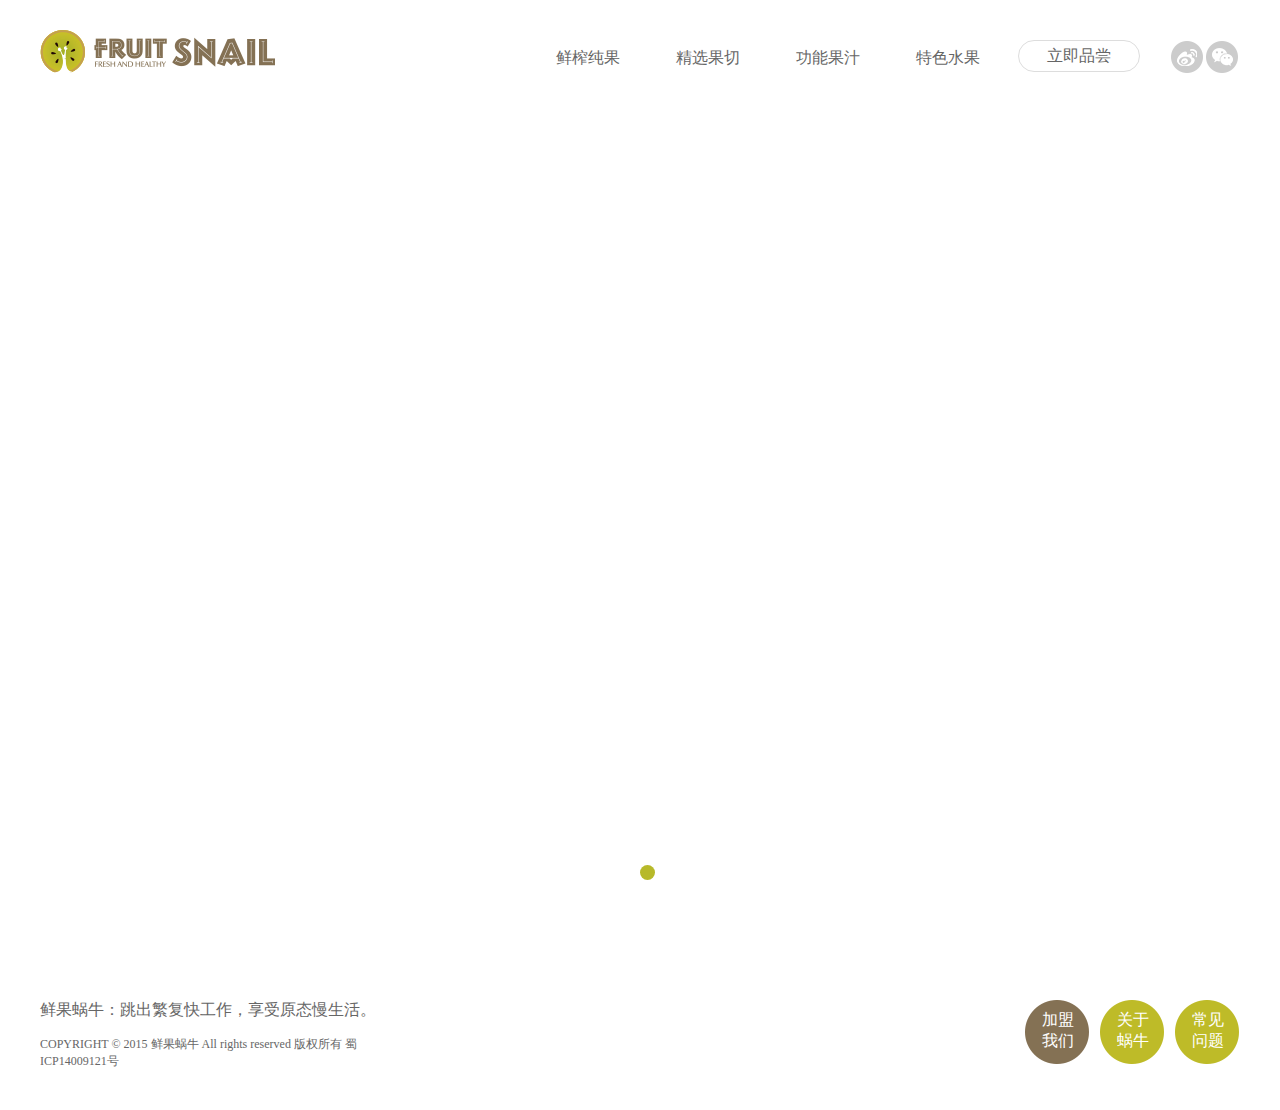
<file: index.html>
<!doctype html>
<html lang="en">
 <head>
  <meta charset="UTF-8">
  <meta name="Generator" content="EditPlus®">
  <meta name="Author" content="">
  <meta name="Keywords" content="">
  <meta name="Description" content="">
  <link rel="stylesheet" href="css/index.css" type="text/css">
  <script src="js/jquery.js"></script>
  <title>Document</title>
 </head>
 <body>
 <!--header start-->
  <div id="header">
      <div class="head">
			 <div class="left">
			    <a href=""><img src="images/1_03.png" alt="logo"></a>
			 </div>
			 <div class="right">
			 	<div class="wb">
				    <a href="" class="weixin">
						 <div class="ewm"><img src="images/er_03.png"></div>
					</a>
					<a href="" class="sina">
						 <div class="ewm"><img src="images/er_03.png"></div>
					</a>
				</div>
			 <a href="##" class="pc coma">立即品尝</a>
			 <a href="" class="coma"><span class="span1">特色水果</span><span class="span2"><img src="images/nav1_03.png"></span></a>
			 <a href="" class="coma"><span class="span1">功能果汁</span><span class="span2"><img src="images/nav1_03.png"></span></a>
			 <a href="Cut.html" class="coma"><span class="span1">精选果切</span><span class="span2"><img src="images/nav1_03.png"></span></a>
			 <a href="Pure fruit.html" class="coma"><span class="span1">鲜榨纯果</span><span class="span2"><img src="images/nav1_03.png"></span></a>
			 </div>
	  </div>
  </div>
  <div id="tk"></div>
  <div class="tk_con">
      <img src="images/e_03.png" height=220px>
	  <p>扫描二维码,即刻品尝</p>
  </div>
  <!--banner start-->
  <div id="banner">
        <div id="slideBox" class="slideBox">
			<div class="hd  larger">
				<ul><li></li><li></li><li></li></ul>
			</div>
			<div class="bd">
				<ul>
					<li>
					     <a href=""><img src="images/1_02.jpg" class="img1" /></a>
						<div class="txt"><img src="images/bannertxt.png"></div>
					</li>
					<li><a href="">
						<img src="images/1_02.jpg" class="img1"/></a>
						<div class="txt"><img src="images/bannertxt.png"></div>
					</li>
					<li>
					    <a href=""><img src="images/1_02.jpg" class="img1"/></a>
						<div class="txt"><img src="images/bannertxt.png"></div>
					</li>
				</ul>
			</div>
			<!-- 下面是前/后按钮代码，如果不需要删除即可 -->
			<a class="btn btn1 prev" href="javascript:void(0)"></a>
			<a class="btn btn2 next" href="javascript:void(0)"></a>
		</div>
  </div>

  <!--footer start-->
  <div id="footer">
       <div class="fot">
	       <div class="fot-left">
		          <p class="txt">鲜果蜗牛：跳出繁复快工作，享受原态慢生活。</p>
				  <p class="copy">COPYRIGHT © 2015  鲜果蜗牛 All rights reserved 版权所有  蜀ICP14009121号</p>
		   </div>
		   <div class="fot-right">
		      <a href="" class="a3"><span>常见</span><span>问题</span></a>
			  <a href="" class="a2"><span>关于</span><span>蜗牛</span></a>
			  <a href=""><span>加盟</span><span>我们</span></a>
		   </div>
	   </div>
  </div>
 </body>
</html>
  <script src="js/jquery.min.js"></script>
  <script>
  $(window).on('scroll',function(){
	         if($(window).scrollTop()>230){
			    $('.slideBox .hd').removeClass('larger').addClass('small');
				$(".slideBox .btn1").removeClass('prev').addClass('pre');
				$(".slideBox .btn2").removeClass('next').addClass('nex');
			 }else{
			   $('.slideBox .hd').removeClass('small').addClass('larger');
			   $(".slideBox .btn1").removeClass('pre').addClass('prev');
			   $(".slideBox .btn2").removeClass('nex').addClass('next');
			 }
	   })
	 </script>
<script src="js/jquery.SuperSlide.2.1.1.js"></script>
<script src="js/jquery.mousewheel.js"></script>
<script src="js/index.js"></script>
</file>
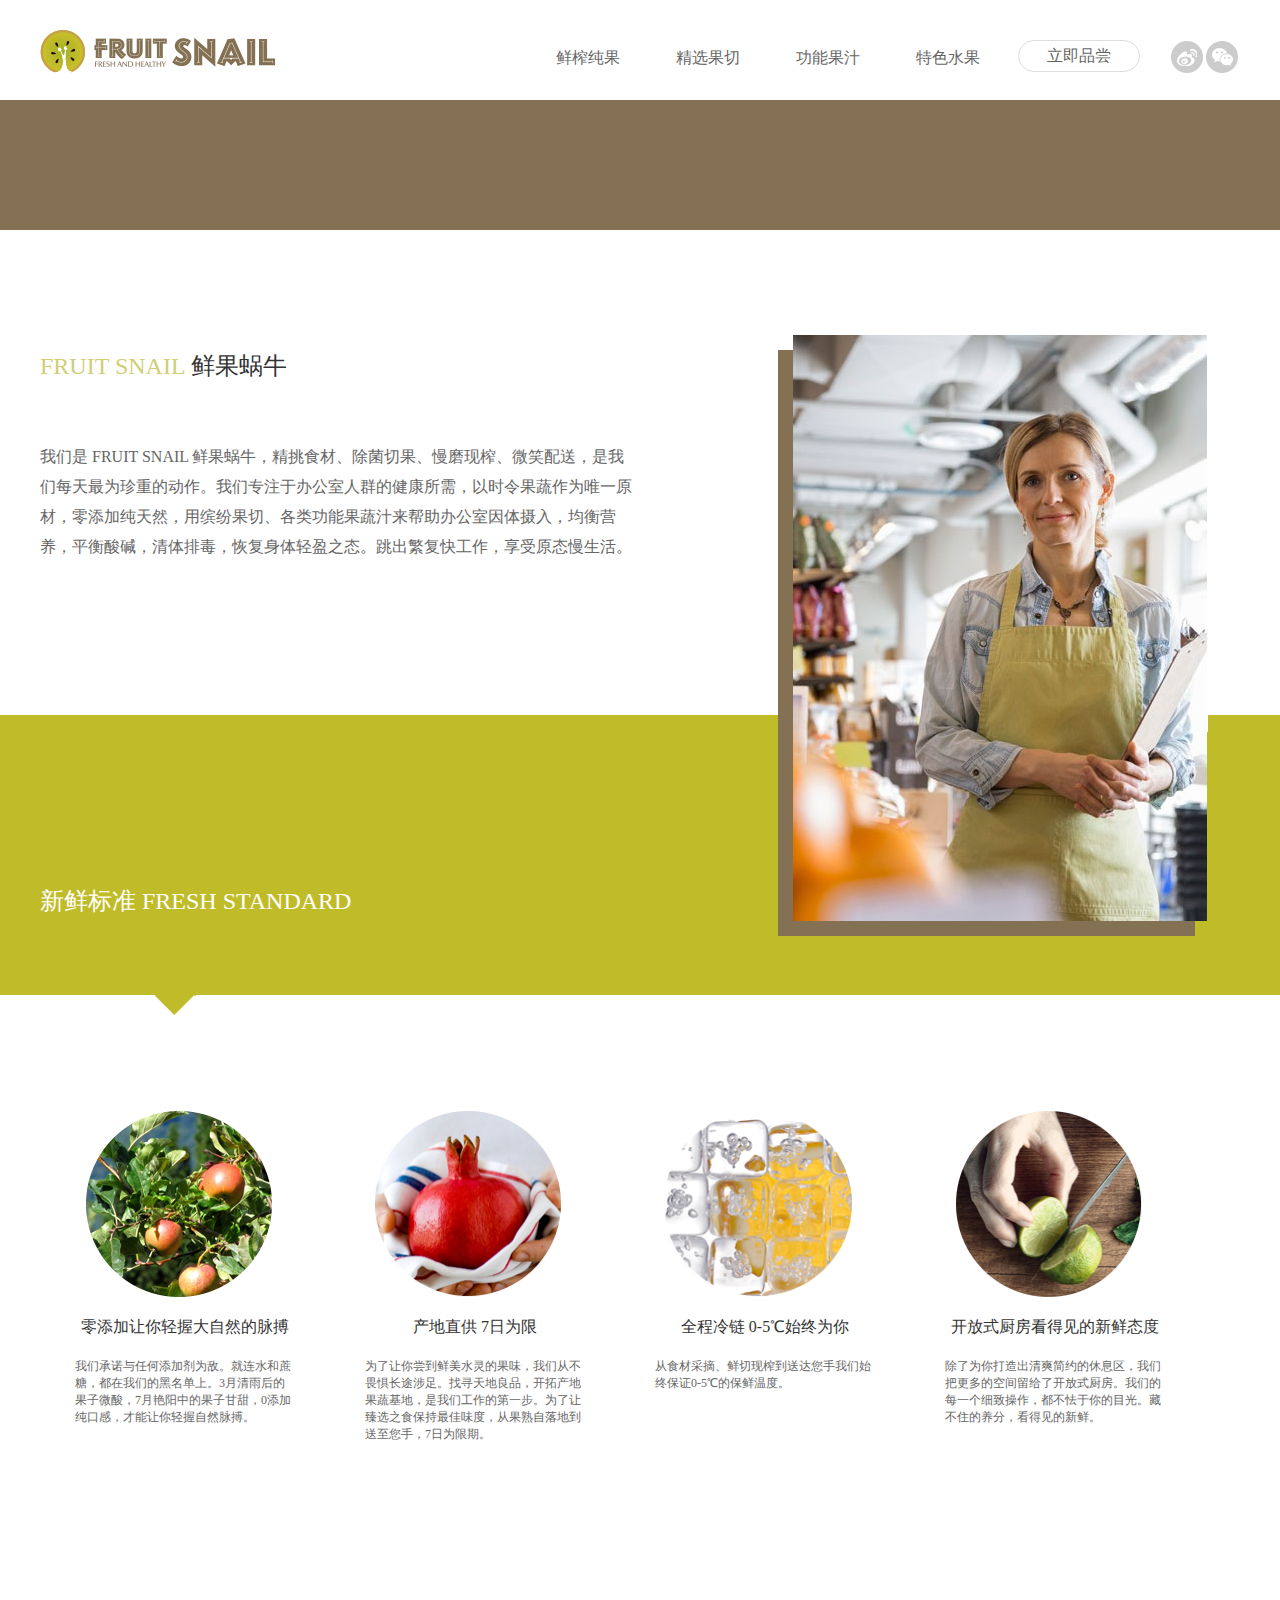
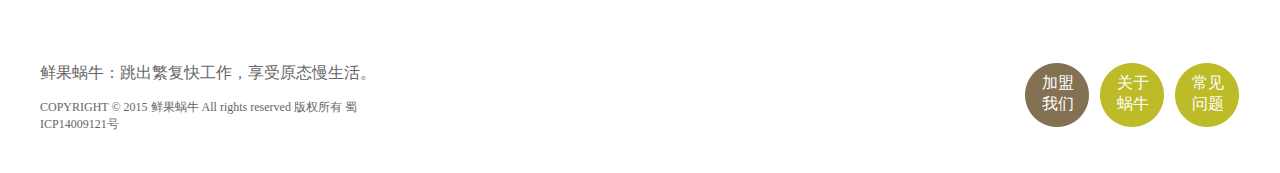
<file: about.html>
<!doctype html>
<html lang="en">
 <head>
  <meta charset="UTF-8">
  <meta name="Generator" content="EditPlus®">
  <meta name="Author" content="">
  <meta name="Keywords" content="">
  <meta name="Description" content="">
  <link rel="stylesheet" href="css/index.css" type="text/css">
  <link rel="stylesheet" href="css/date.css" type="text/css">
  <script src="js/jquery.js"></script>
  <title>Document</title>
 </head>
 <body>
 <!--header start-->
  <div id="header">
      <div class="head">
			 <div class="left">
			    <a href=""><img src="images/1_03.png" alt="logo"></a>
			 </div>
			 <div class="right">
			 	<div class="wb">
				    <a href="" class="weixin">
						 <div class="ewm"><img src="images/er_03.png"></div>
					</a>
					<a href="" class="sina">
						 <div class="ewm"><img src="images/er_03.png"></div>
					</a>
				</div>
			 <a href="##" class="pc coma">立即品尝</a>
			 <a href="" class="coma"><span class="span1">特色水果</span><span class="span2"><img src="images/nav1_03.png"></span></a>
			 <a href="" class="coma"><span class="span1">功能果汁</span><span class="span2"><img src="images/nav1_03.png"></span></a>
			 <a href="Cut.html" class="coma"><span class="span1">精选果切</span><span class="span2"><img src="images/nav1_03.png"></span></a>
			 <a href="Pure fruit.html" class="coma"><span class="span1">鲜榨纯果</span><span class="span2"><img src="images/nav1_03.png"></span></a>
			 </div>
	  </div>
  </div>
  <div id="tk"></div>
  <div class="tk_con">
      <img src="images/e_03.png" height=220px>
	  <p>扫描二维码,即刻品尝</p>
  </div>
  <!--banner start-->
 <div id="ab"></div>
  <!--question con-->
 <div id="about">
     <div class="top">
	     <div class="top_left">
		      <h2>Fruit Snail <span>鲜果蜗牛</span></h2>
			  <div class="text">
			     我们是 Fruit Snail 鲜果蜗牛，精挑食材、除菌切果、慢磨现榨、微笑配送，是我们每天最为珍重的动作。我们专注于办公室人群的健康所需，以时令果蔬作为唯一原材，零添加纯天然，用缤纷果切、各类功能果蔬汁来帮助办公室因体摄入，均衡营养，平衡酸碱，清体排毒，恢复身体轻盈之态。跳出繁复快工作，享受原态慢生活。
			  </div>
		 </div>
		 <div class="top_right"><img src="images/t_03.jpg"></div>
	 </div>
	 <div class="md">
	    <div class="md_c">
	     <h2>新鲜标准 Fresh standard </h2>
		 <span class="bott"></span>
		</div>
	 </div>
	 <div class="bot">
	      <dl>
		       <dt><img src="images/f_07.png" width=187 height=187></dt>
			   <dd class="d1">零添加让你轻握大自然的脉搏</dd>
			   <dd>我们承诺与任何添加剂为敌。就连水和蔗糖，都在我们的黑名单上。3月清雨后的果子微酸，7月艳阳中的果子甘甜，0添加纯口感，才能让你轻握自然脉搏。</dd>
		  </dl>
		  <dl>
		       <dt><img src="images/f_09.png" width=187 height=187></dt>
			   <dd class="d1">产地直供 7日为限</dd>
			   <dd>为了让你尝到鲜美水灵的果味，我们从不畏惧长途涉足。找寻天地良品，开拓产地果蔬基地，是我们工作的第一步。为了让臻选之食保持最佳味度，从果熟自落地到送至您手，7日为限期。</dd>
		  </dl>
		  <dl>
		       <dt><img src="images/f_11.png" width=187 height=187></dt>
			   <dd class="d1">全程冷链  0-5℃始终为你</dd>
			   <dd>从食材采摘、鲜切现榨到送达您手我们始终保证0-5℃的保鲜温度。</dd>
		  </dl>
		  <dl>
		       <dt><img src="images/f_13.png" width=187 height=187></dt>
			   <dd class="d1">开放式厨房看得见的新鲜态度</dd>
			   <dd>除了为你打造出清爽简约的休息区，我们把更多的空间留给了开放式厨房。我们的每一个细致操作，都不怯于你的目光。藏不住的养分，看得见的新鲜。</dd>
		  </dl>
	 </div>
	 <div style="clear:both"></div>
 </div>
  <!--footer start-->
  <div id="footer">
       <div class="fot">
	       <div class="fot-left">
		          <p class="txt">鲜果蜗牛：跳出繁复快工作，享受原态慢生活。</p>
				  <p class="copy">COPYRIGHT © 2015  鲜果蜗牛 All rights reserved 版权所有  蜀ICP14009121号</p>
		   </div>
		   <div class="fot-right">
		      <a href="" class="a3"><span>常见</span><span>问题</span></a>
			  <a href="" class="a2"><span>关于</span><span>蜗牛</span></a>
			  <a href=""><span>加盟</span><span>我们</span></a>
		   </div>
	   </div>
  </div>
 </body>
</html>
<script src="js/jquery.SuperSlide.2.1.1.js"></script>
<script src="js/jquery.mousewheel.js"></script>
<script src="js/index.js"></script>
</file>
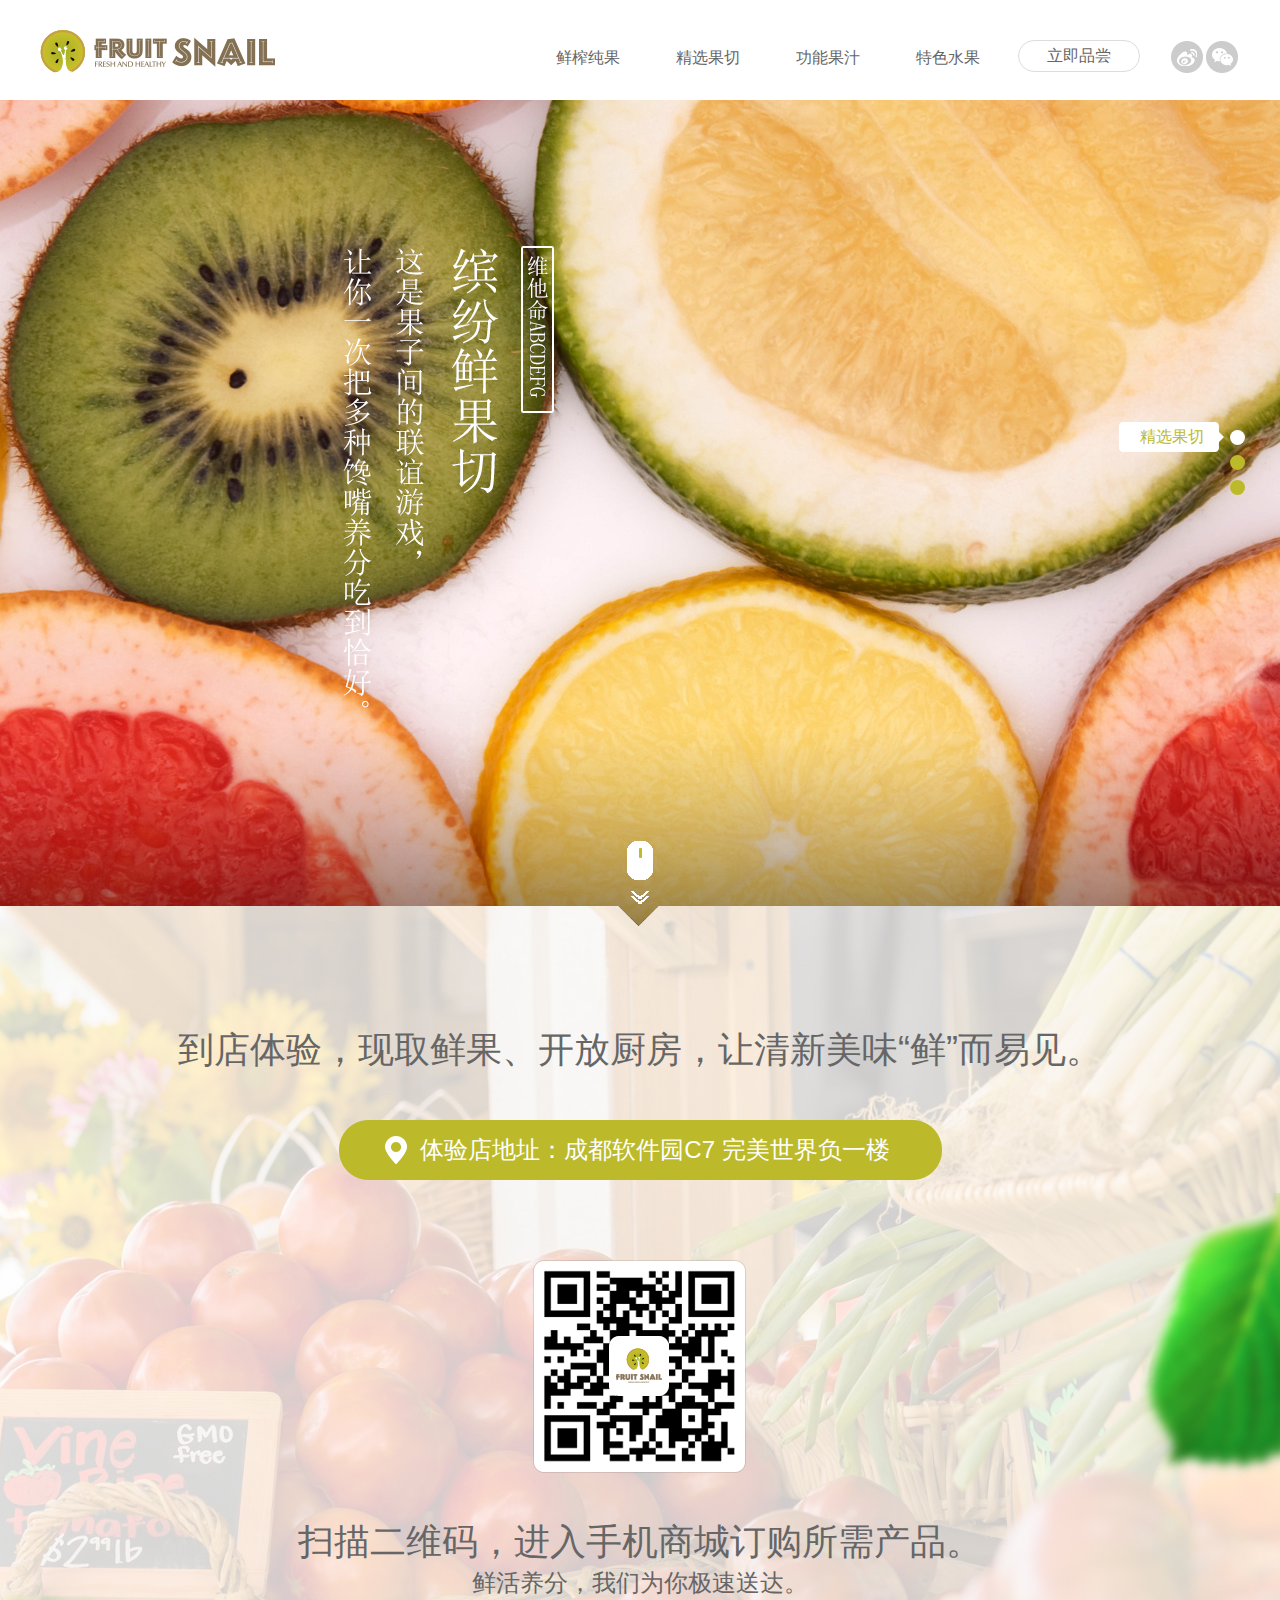
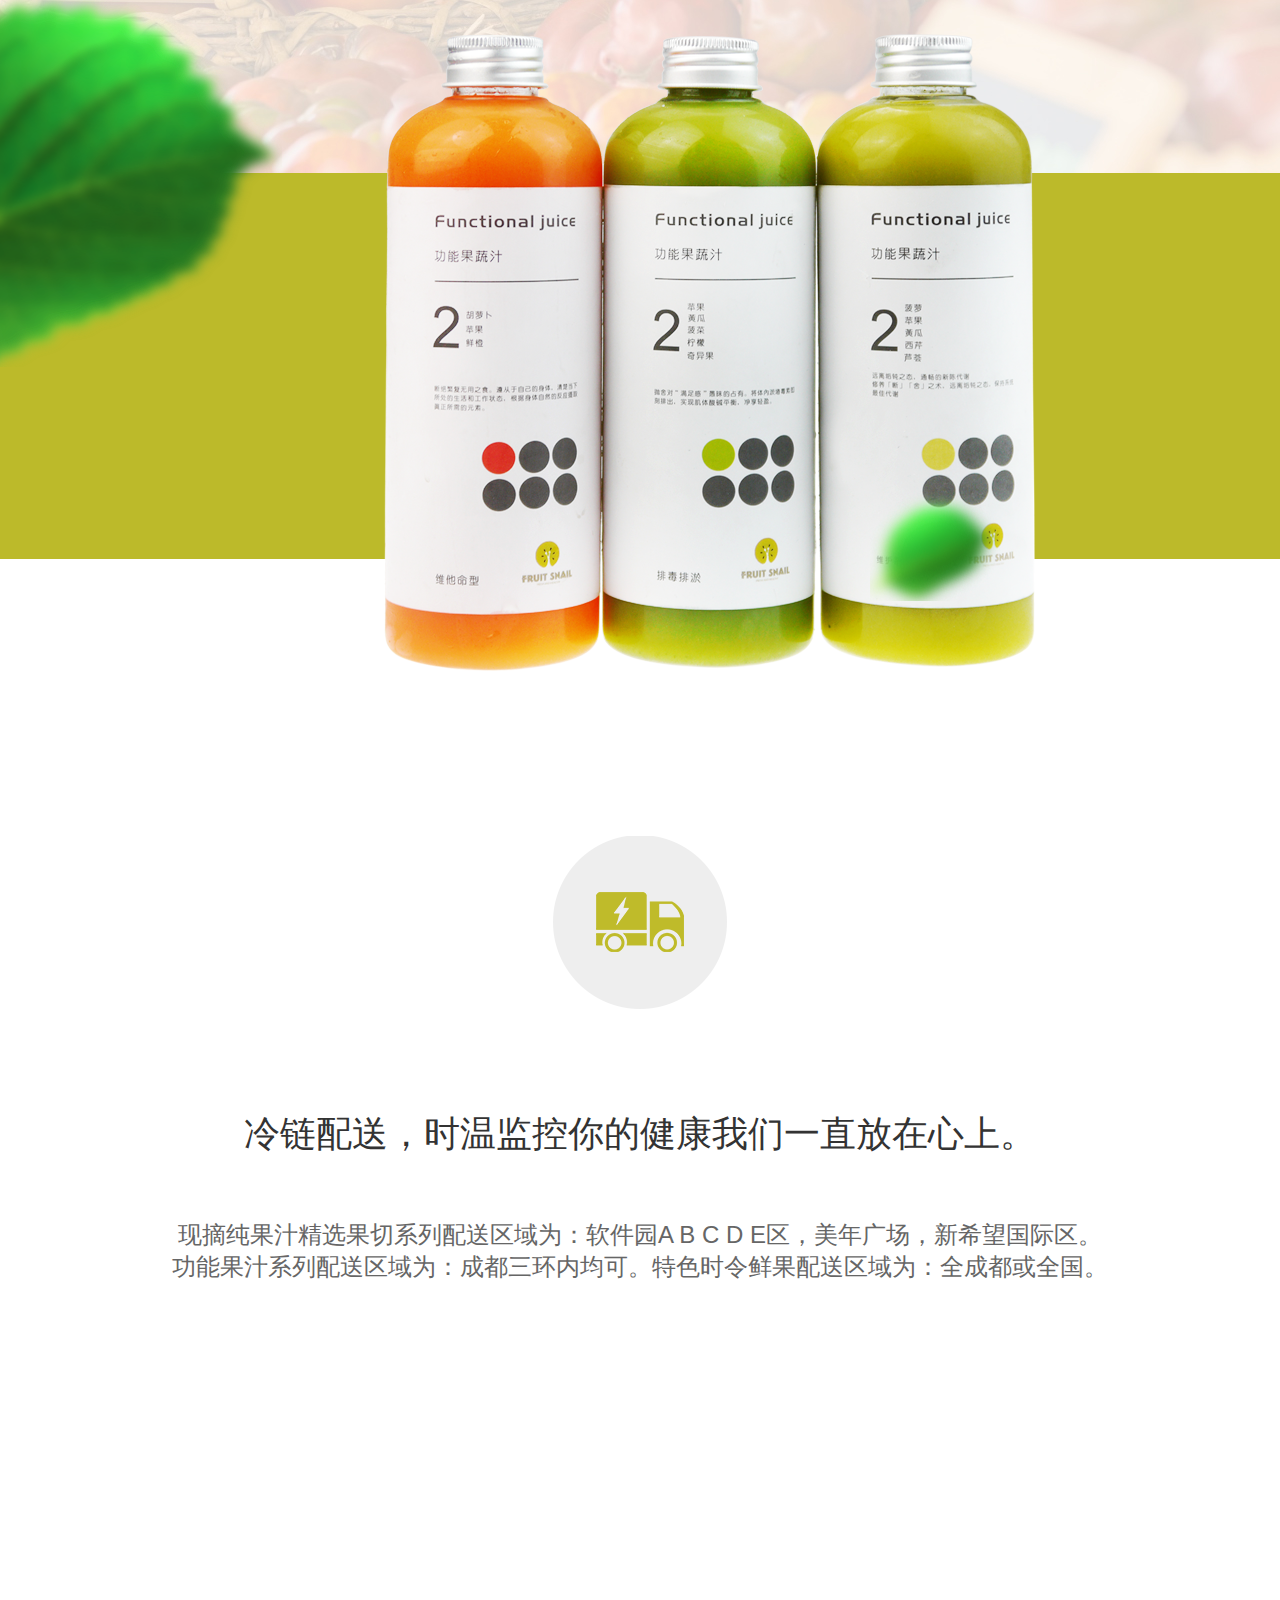
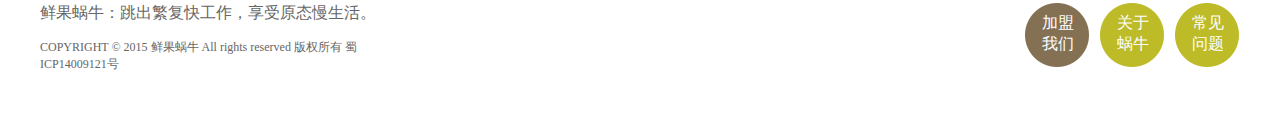
<file: Cut.html>
<!doctype html>
<html lang="en">
 <head>
  <meta charset="UTF-8">
  <meta name="Generator" content="EditPlus®">
  <meta name="Author" content="">
  <meta name="Keywords" content="">
  <meta name="Description" content="">
  <link rel="stylesheet" href="css/index.css" type="text/css">
  <link rel="stylesheet" href="css/date.css" type="text/css">
  <title>Document</title>
 </head>
 <body>
 <!--header start-->
  <div id="header">
      <div class="head">
			 <div class="left">
			    <a href=""><img src="images/1_03.png" alt="logo"></a>
			 </div>
			 <div class="right">
			 	<div class="wb">
				    <a href="" class="weixin">
						 <div class="ewm"><img src="images/er_03.png"></div>
					</a>
					<a href="" class="sina">
						 <div class="ewm"><img src="images/er_03.png"></div>
					</a>
				</div>
			 <a href="##" class="pc coma">立即品尝</a>
			 <a href="" class="coma"><span class="span1">特色水果</span><span class="span2"><img src="images/nav1_03.png"></span></a>
			 <a href="" class="coma"><span class="span1">功能果汁</span><span class="span2"><img src="images/nav1_03.png"></span></a>
			 <a href="Cut.html" class="coma"><span class="span1">精选果切</span><span class="span2"><img src="images/nav1_03.png"></span></a>
			 <a href="Pure fruit.html" class="coma"><span class="span1">鲜榨纯果</span><span class="span2"><img src="images/nav1_03.png"></span></a>
			 </div>
	  </div>
  </div>
  <div id="tk"></div>
  <div class="tk_con">
      <img src="images/e_03.png" height=220px>
	  <p>扫描二维码,即刻品尝</p>
  </div>
  <!--banner start-->
  <div id="fruit">
       <ul class="pic">
	        <li style="background:url('images/cut_02.jpg') no-repeat center"></li>
			<li style="background:url('images/r_02.jpg') no-repeat center"></li>
			<li style="background:url('images/bann_02.jpg') no-repeat center"></li>
	   </ul>
	   <ul class="btn">
	          <li class="hover"><span>精选果切</span></li>
			  <li><span>精选果切</span></li>
			  <li><span>精选果切</span></li>
	   </ul>
	   <span class="cur"><img src="images/sb.gif"></span>
  </div>
  <!--到店体验开始-->
  <div id="pure">
      <span class="span1"></span><span class="span2"></span><span class="span3"></span>
      <p class="p1">到店体验，现取鲜果、开放厨房，让清新美味“鲜”而易见。<p>
	  <p class="p2">体验店地址：成都软件园C7 完美世界负一楼<p>
	  <p class="p3"><img src="images/ty_07.png"></p>
	  <p class="p4">扫描二维码，进入手机商城订购所需产品。</p>
	  <p class="p5">鲜活养分，我们为你极速送达。</p>
  </div> 
<!--产品开始-->
<div id="Products">
      <div class="pro"><img src="images/dro_03.png"></div>
</div>
<!--物流配送-->
<div id="Distribution">
      <p class="dis"></p>
	  <p class="ti">冷链配送，时温监控你的健康我们一直放在心上。</p>
	  <p class="quyu">现摘纯果汁精选果切系列配送区域为：软件园A B C D E区，美年广场，新希望国际区。</p>
	  <p class="gn">功能果汁系列配送区域为：成都三环内均可。特色时令鲜果配送区域为：全成都或全国。</p>
</div>
   <!-- footer start-->
  <div id="footer">
       <div class="fot">
	       <div class="fot-left">
		          <p class="txt">鲜果蜗牛：跳出繁复快工作，享受原态慢生活。</p>
				  <p class="copy">COPYRIGHT © 2015  鲜果蜗牛 All rights reserved 版权所有  蜀ICP14009121号</p>
		   </div>
		   <div class="fot-right">
		      <a href="" class="a3"><span>常见</span><span>问题</span></a>
			  <a href="" class="a2"><span>关于</span><span>蜗牛</span></a>
			  <a href=""><span>加盟</span><span>我们</span></a>
		   </div>
	   </div>
  </div>
 </body>
</html>
<script src="js/jquery.js"></script>
<script src="js/jquery.SuperSlide.2.1.1.js"></script>
<script src="js/jquery.mousewheel.js"></script>
<script src="js/index.js"></script>
</file>
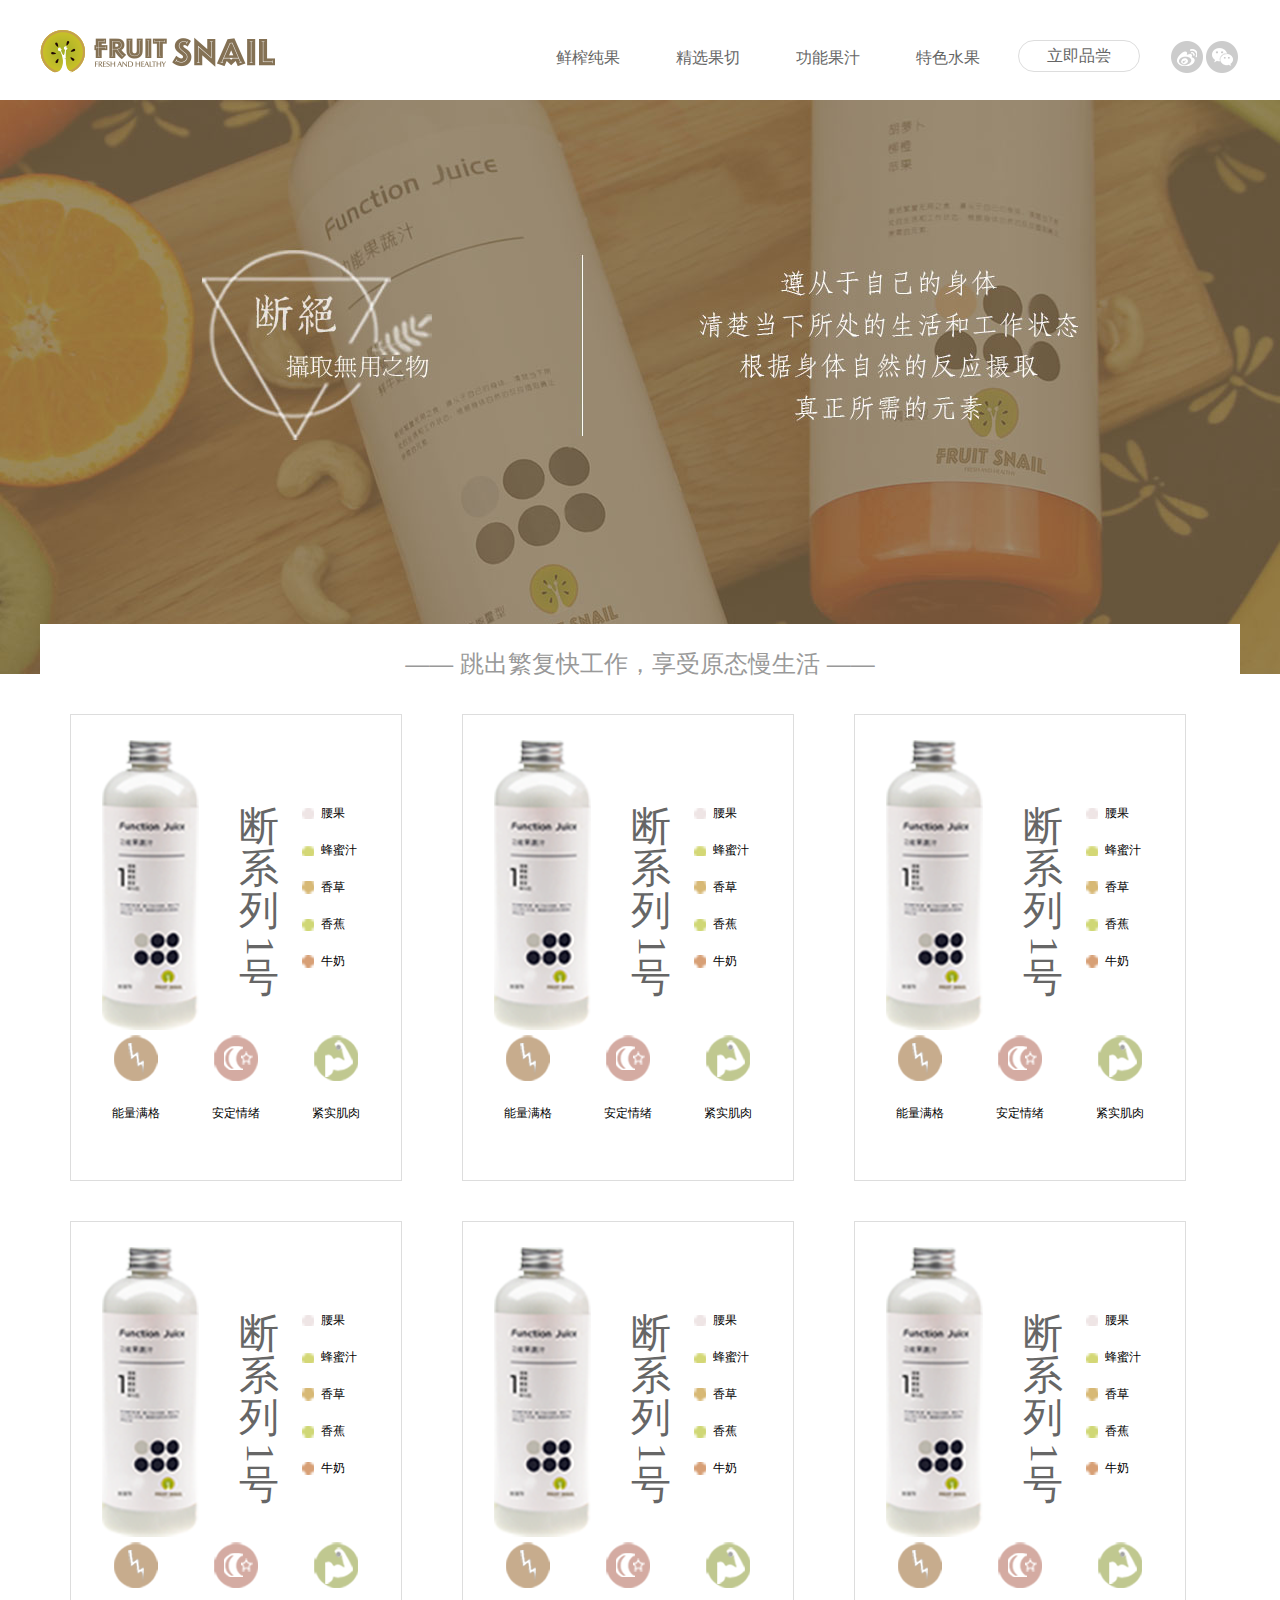
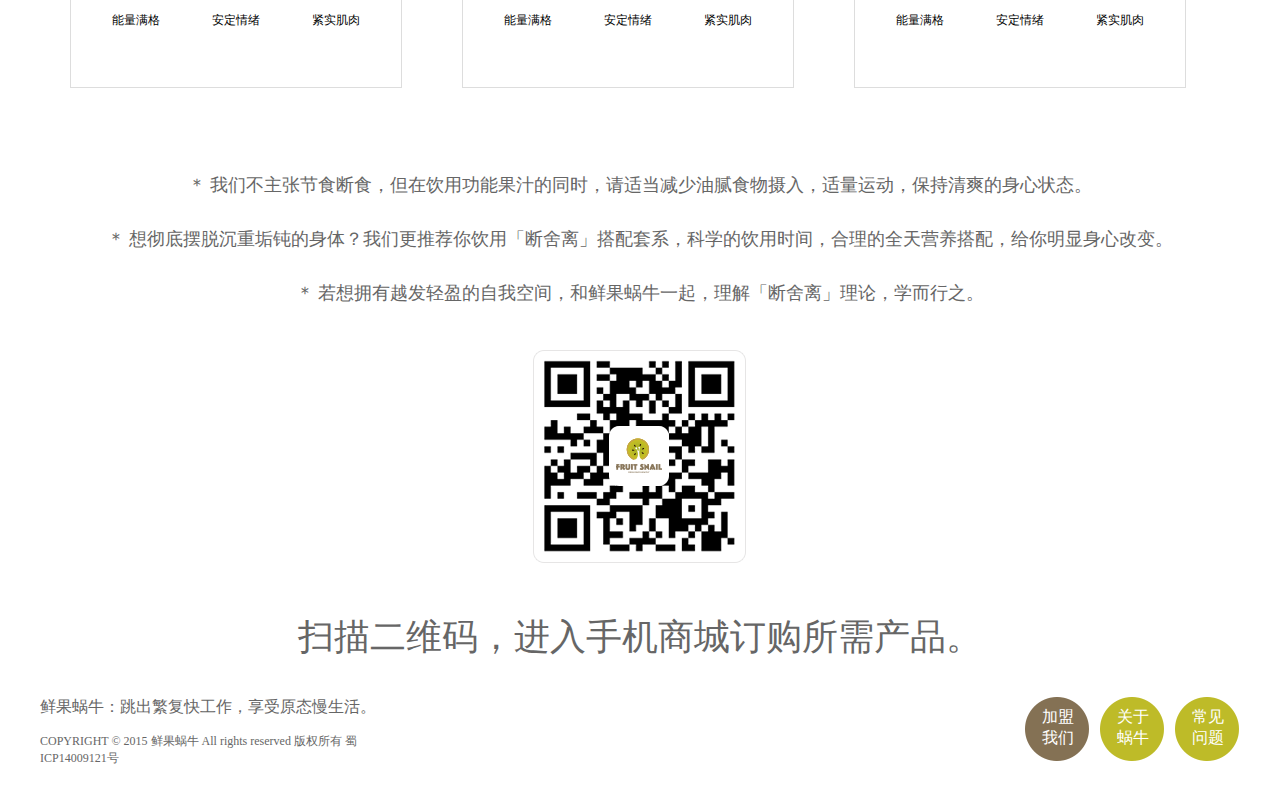
<file: Details.html>
<!doctype html>
<html lang="en">
 <head>
  <meta charset="UTF-8">
  <meta name="Generator" content="EditPlus®">
  <meta name="Author" content="">
  <meta name="Keywords" content="">
  <meta name="Description" content="">
  <link rel="stylesheet" href="css/index.css" type="text/css">
    <link rel="stylesheet" href="css/date.css" type="text/css">
	<script src="js/jquery.js"></script>
  <script src="js/jquery.js"></script>
  <title>Document</title>
 </head>
 <body>
 <!--header start-->
  <div id="header">
      <div class="head">
			 <div class="left">
			    <a href=""><img src="images/1_03.png" alt="logo"></a>
			 </div>
			 <div class="right">
			 	<div class="wb">
				    <a href="" class="weixin">
						 <div class="ewm"><img src="images/er_03.png"></div>
					</a>
					<a href="" class="sina">
						 <div class="ewm"><img src="images/er_03.png"></div>
					</a>
				</div>
			 <a href="##" class="pc coma">立即品尝</a>
			 <a href="" class="coma"><span class="span1">特色水果</span><span class="span2"><img src="images/nav1_03.png"></span></a>
			 <a href="" class="coma"><span class="span1">功能果汁</span><span class="span2"><img src="images/nav1_03.png"></span></a>
			 <a href="Cut.html" class="coma"><span class="span1">精选果切</span><span class="span2"><img src="images/nav1_03.png"></span></a>
			 <a href="Pure fruit.html" class="coma"><span class="span1">鲜榨纯果</span><span class="span2"><img src="images/nav1_03.png"></span></a>
			 </div>
	  </div>
  </div>
  <div id="tk"></div>
  <div class="tk_con">
      <img src="images/e_03.png" height=220px>
	  <p>扫描二维码,即刻品尝</p>
  </div>
  <!--banner start-->
  <div id="detailsba">
  </div>
  <!--详情开始-->
 <div id="details">
        <div class="content">
		      <div class="mbx">
			      <p>——  跳出繁复快工作，享受原态慢生活 ——</p>
			  </div>
		      <ul class="list">
			      <li>
				       <div class="top">
					         <div class="left">
							      <img src="images/bn_05.png">
							 </div>
							 <div class="md">断系列<span class="num">1</span>号</div>
							 <div class="right">
								  <span class="sp1">腰果</span>
								  <span class="sp2">蜂蜜汁</span>
								  <span class="sp3">香草</span>
								  <span class="sp4">香蕉</span>
								  <span class="sp5">牛奶</span>
							 </div>
					   </div>
					   <div class="bottom">
					       <dl>
						        <dt><img src="images/bn_21.png"></dt>
								<dd>能量满格</dd>
						   </dl>
						   <dl>
						        <dt><img src="images/bn_23.png"></dt>
								<dd>安定情绪</dd>
						   </dl>
						   <dl>
						        <dt><img src="images/bn_26.png"></dt>
								<dd>紧实肌肉</dd>
						   </dl>
					   </div>
					   <div class="wei">
					        <img src="images/ty_07.png">
							<p>扫描二维码，即刻品尝!</p>
					   </div>
				  </li>
				   <li>
				       <div class="top">
					         <div class="left">
							      <img src="images/bn_05.png">
							 </div>
							 <div class="md">断系列<span class="num">1</span>号</div>
							 <div class="right">
								  <span class="sp1">腰果</span>
								  <span class="sp2">蜂蜜汁</span>
								  <span class="sp3">香草</span>
								  <span class="sp4">香蕉</span>
								  <span class="sp5">牛奶</span>
							 </div>
					   </div>
					   <div class="bottom">
					       <dl>
						        <dt><img src="images/bn_21.png"></dt>
								<dd>能量满格</dd>
						   </dl>
						   <dl>
						        <dt><img src="images/bn_23.png"></dt>
								<dd>安定情绪</dd>
						   </dl>
						   <dl>
						        <dt><img src="images/bn_26.png"></dt>
								<dd>紧实肌肉</dd>
						   </dl>
					   </div>
					     <div class="wei">
					        <img src="images/ty_07.png">
							<p>扫描二维码，即刻品尝!</p>
					   </div>
				  </li>
				   <li>
				       <div class="top">
					         <div class="left">
							      <img src="images/bn_05.png">
							 </div>
							 <div class="md">断系列<span class="num">1</span>号</div>
							 <div class="right">
								  <span class="sp1">腰果</span>
								  <span class="sp2">蜂蜜汁</span>
								  <span class="sp3">香草</span>
								  <span class="sp4">香蕉</span>
								  <span class="sp5">牛奶</span>
							 </div>
					   </div>
					   <div class="bottom">
					       <dl>
						        <dt><img src="images/bn_21.png"></dt>
								<dd>能量满格</dd>
						   </dl>
						   <dl>
						        <dt><img src="images/bn_23.png"></dt>
								<dd>安定情绪</dd>
						   </dl>
						   <dl>
						        <dt><img src="images/bn_26.png"></dt>
								<dd>紧实肌肉</dd>
						   </dl>
					   </div>
					     <div class="wei">
					        <img src="images/ty_07.png">
							<p>扫描二维码，即刻品尝!</p>
					   </div>
				  </li>
				   <li>
				       <div class="top">
					         <div class="left">
							      <img src="images/bn_05.png">
							 </div>
							 <div class="md">断系列<span class="num">1</span>号</div>
							 <div class="right">
								  <span class="sp1">腰果</span>
								  <span class="sp2">蜂蜜汁</span>
								  <span class="sp3">香草</span>
								  <span class="sp4">香蕉</span>
								  <span class="sp5">牛奶</span>
							 </div>
					   </div>
					   <div class="bottom">
					       <dl>
						        <dt><img src="images/bn_21.png"></dt>
								<dd>能量满格</dd>
						   </dl>
						   <dl>
						        <dt><img src="images/bn_23.png"></dt>
								<dd>安定情绪</dd>
						   </dl>
						   <dl>
						        <dt><img src="images/bn_26.png"></dt>
								<dd>紧实肌肉</dd>
						   </dl>
					   </div>
					     <div class="wei">
					        <img src="images/ty_07.png">
							<p>扫描二维码，即刻品尝!</p>
					   </div>
				  </li>
				   <li>
				       <div class="top">
					         <div class="left">
							      <img src="images/bn_05.png">
							 </div>
							 <div class="md">断系列<span class="num">1</span>号</div>
							 <div class="right">
								  <span class="sp1">腰果</span>
								  <span class="sp2">蜂蜜汁</span>
								  <span class="sp3">香草</span>
								  <span class="sp4">香蕉</span>
								  <span class="sp5">牛奶</span>
							 </div>
					   </div>
					   <div class="bottom">
					       <dl>
						        <dt><img src="images/bn_21.png"></dt>
								<dd>能量满格</dd>
						   </dl>
						   <dl>
						        <dt><img src="images/bn_23.png"></dt>
								<dd>安定情绪</dd>
						   </dl>
						   <dl>
						        <dt><img src="images/bn_26.png"></dt>
								<dd>紧实肌肉</dd>
						   </dl>
					   </div>
					     <div class="wei">
					        <img src="images/ty_07.png">
							<p>扫描二维码，即刻品尝!</p>
					   </div>
				  </li>
				   <li>
				       <div class="top">
					         <div class="left">
							      <img src="images/bn_05.png">
							 </div>
							 <div class="md">断系列<span class="num">1</span>号</div>
							 <div class="right">
								  <span class="sp1">腰果</span>
								  <span class="sp2">蜂蜜汁</span>
								  <span class="sp3">香草</span>
								  <span class="sp4">香蕉</span>
								  <span class="sp5">牛奶</span>
							 </div>
					   </div>
					   <div class="bottom">
					       <dl>
						        <dt><img src="images/bn_21.png"></dt>
								<dd>能量满格</dd>
						   </dl>
						   <dl>
						        <dt><img src="images/bn_23.png"></dt>
								<dd>安定情绪</dd>
						   </dl>
						   <dl>
						        <dt><img src="images/bn_26.png"></dt>
								<dd>紧实肌肉</dd>
						   </dl>
					   </div>
					     <div class="wei">
					        <img src="images/ty_07.png">
							<p>扫描二维码，即刻品尝!</p>
					   </div>
				  </li>
				  <div style="clear:both"></div>
			  </ul>
			  <div style="clear:both"></div>
			  <div class="jieshao">
			         <p>＊	我们不主张节食断食，但在饮用功能果汁的同时，请适当减少油腻食物摄入，适量运动，保持清爽的身心状态。</p>
					 <p>＊	想彻底摆脱沉重垢钝的身体？我们更推荐你饮用「断舍离」搭配套系，科学的饮用时间，合理的全天营养搭配，给你明显身心改变。</p>
					 <p>＊	若想拥有越发轻盈的自我空间，和鲜果蜗牛一起，理解「断舍离」理论，学而行之。</p>
					 <img src="images/ty_07.png">
					 <p style="font-size:36px;font-family:'Arial'">扫描二维码，进入手机商城订购所需产品。</p>
			  </div>
		</div>
 </div>


  <!--footer start-->
  <div id="footer">
       <div class="fot">
	       <div class="fot-left">
		          <p class="txt">鲜果蜗牛：跳出繁复快工作，享受原态慢生活。</p>
				  <p class="copy">COPYRIGHT © 2015  鲜果蜗牛 All rights reserved 版权所有  蜀ICP14009121号</p>
		   </div>
		   <div class="fot-right">
		      <a href="" class="a3"><span>常见</span><span>问题</span></a>
			  <a href="" class="a2"><span>关于</span><span>蜗牛</span></a>
			  <a href=""><span>加盟</span><span>我们</span></a>
		   </div>
	   </div>
  </div>
 </body>
</html>
<script src="js/jquery.SuperSlide.2.1.1.js"></script>
<script src="js/jquery.mousewheel.js"></script>
<script src="js/index.js"></script>
</file>
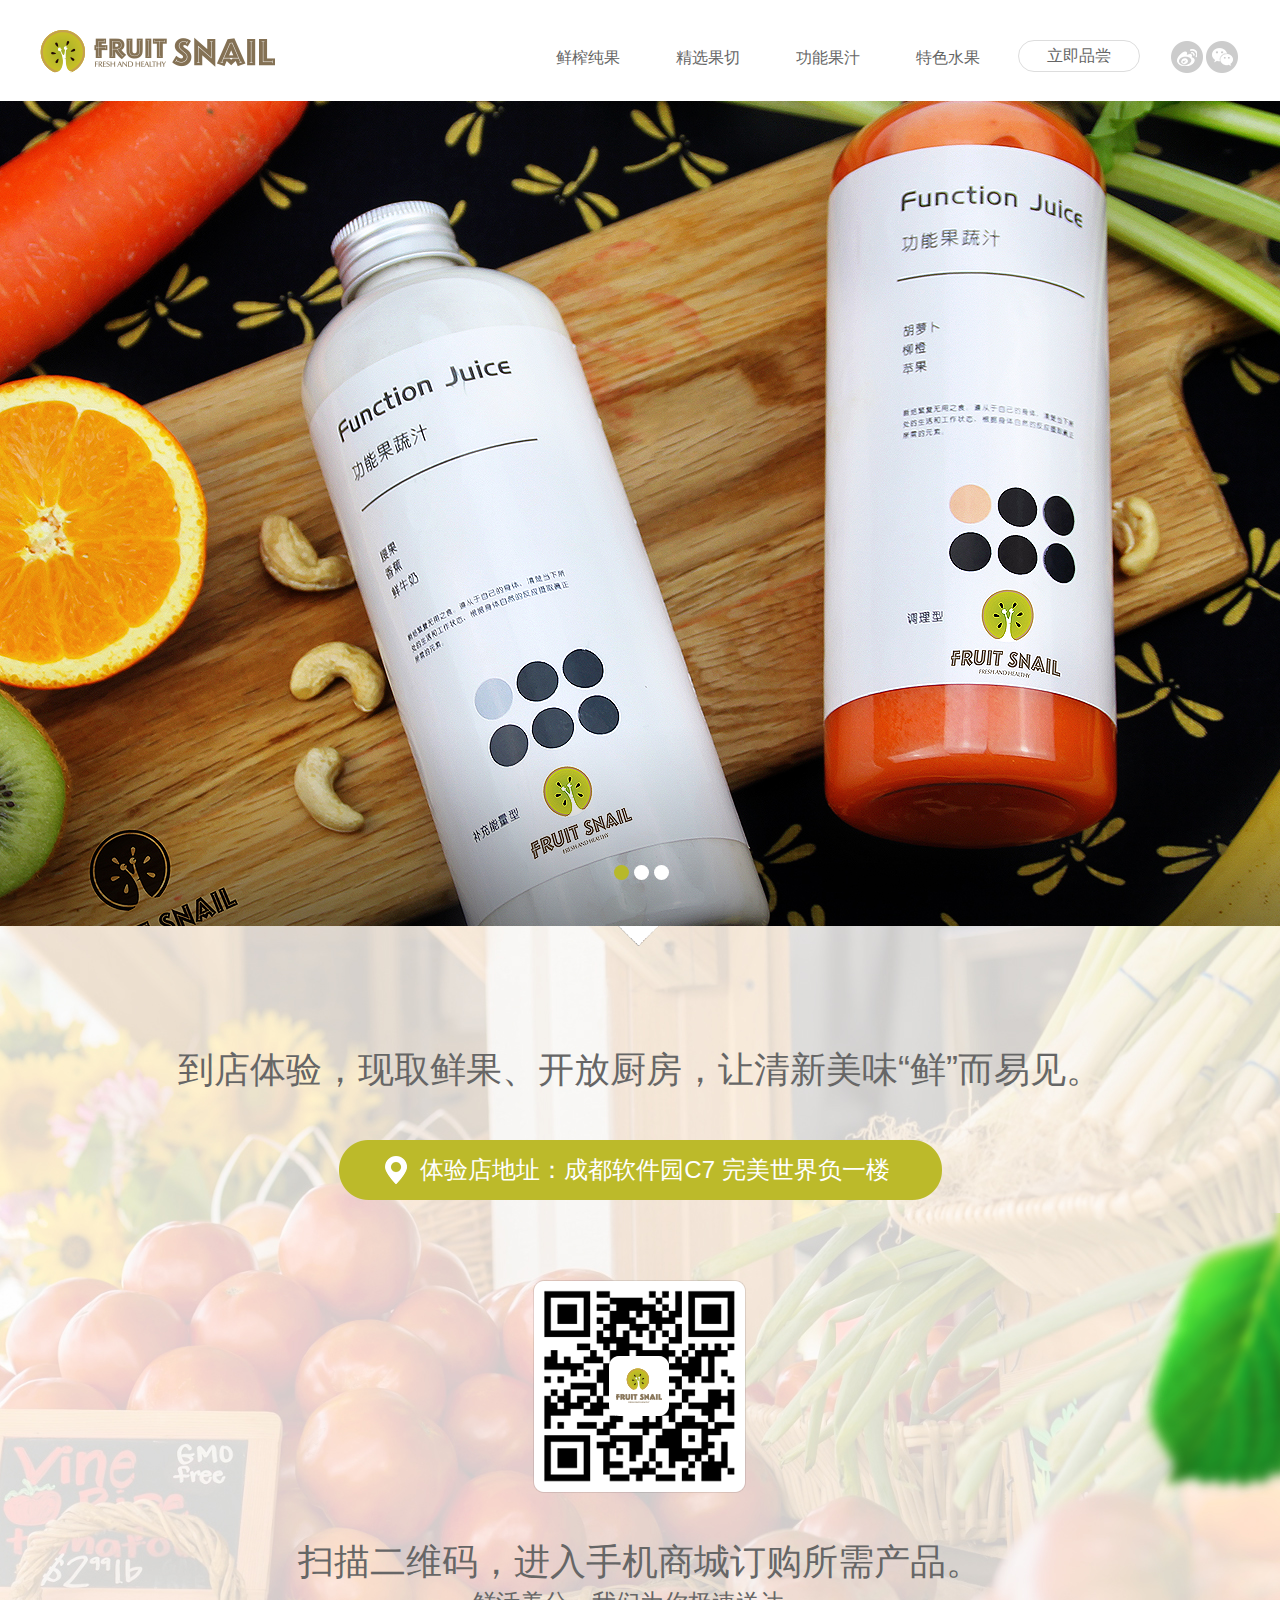
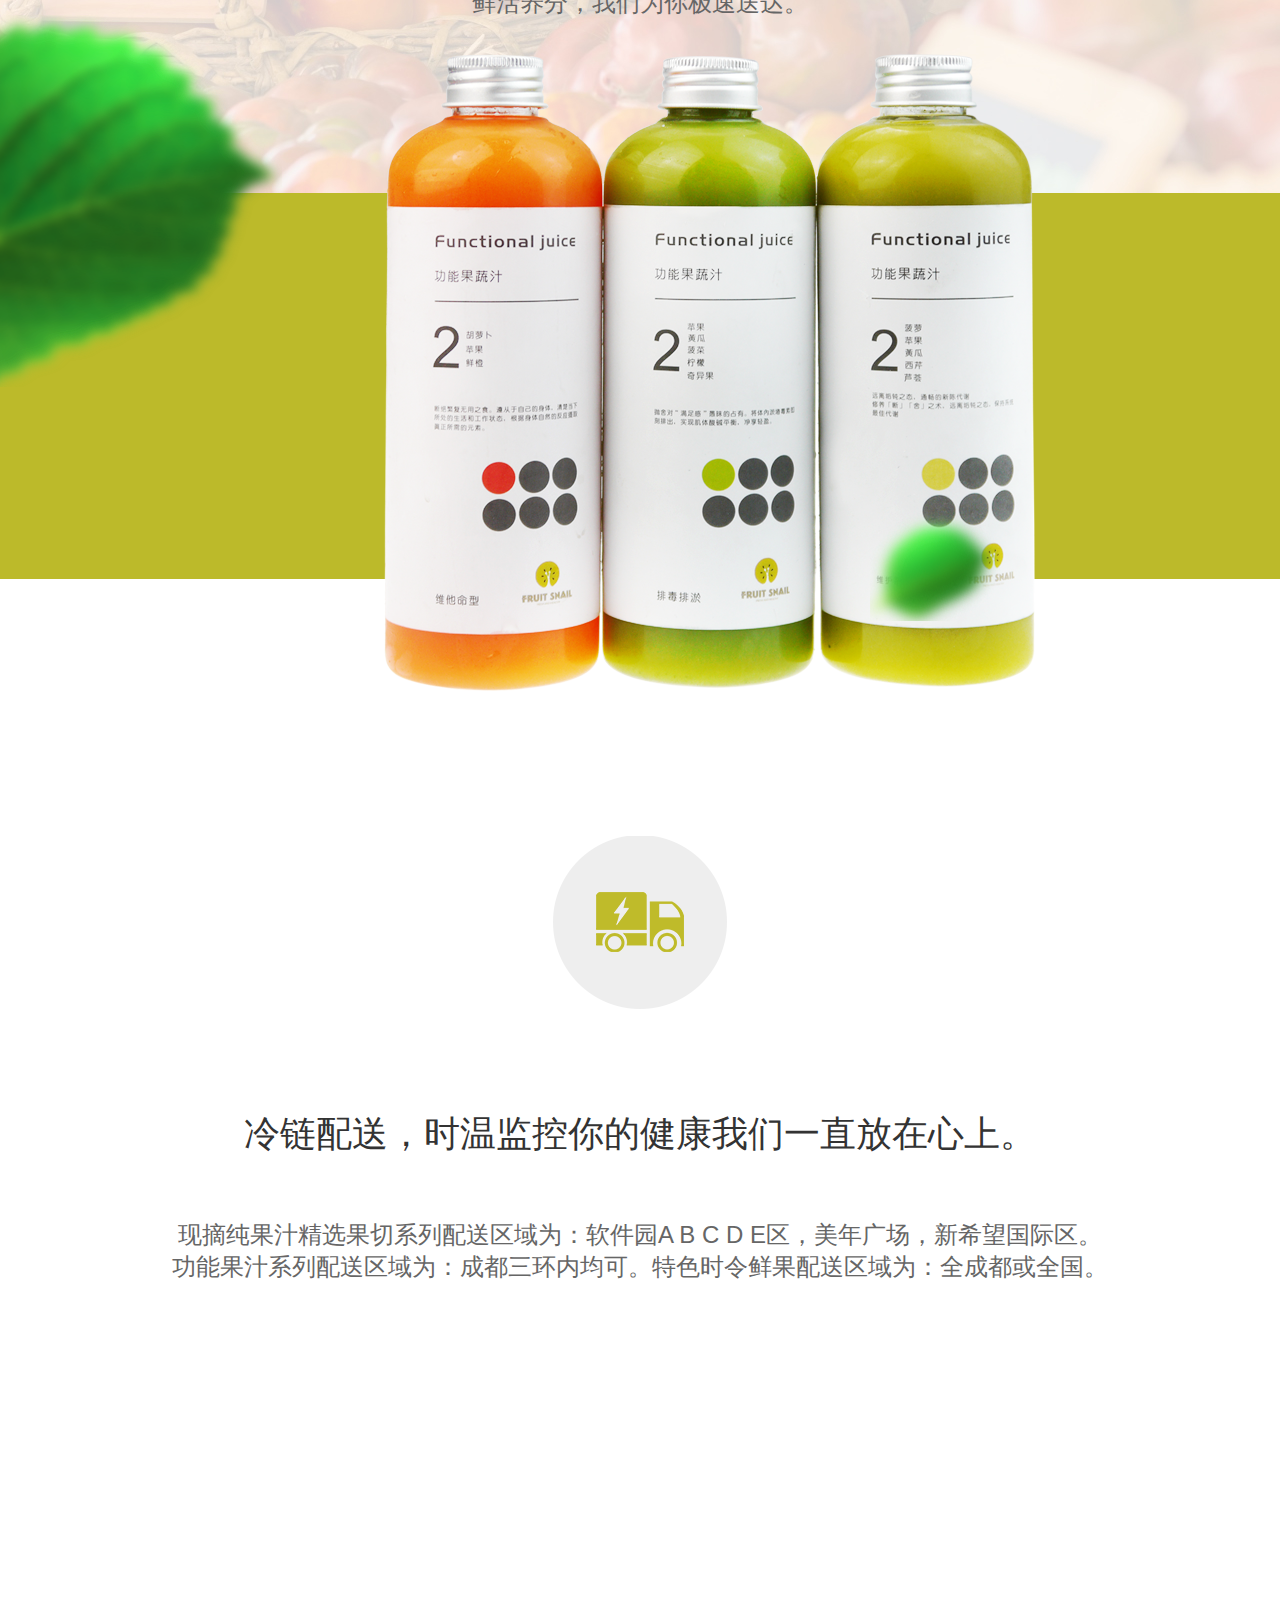
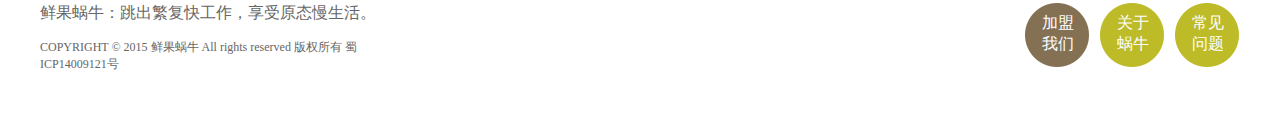
<file: Function.html>
<!doctype html>
<html lang="en">
 <head>
  <meta charset="UTF-8">
  <meta name="Generator" content="EditPlus®">
  <meta name="Author" content="">
  <meta name="Keywords" content="">
  <meta name="Description" content="">
  <link rel="stylesheet" href="css/index.css" type="text/css">
  <link rel="stylesheet" href="css/date.css" type="text/css">
  <script src="js/jquery.js"></script>
  <title>Document</title>
 </head>
 <body>
 <!--header start-->
  <div id="header">
      <div class="head">
			 <div class="left">
			    <a href=""><img src="images/1_03.png" alt="logo"></a>
			 </div>
			 <div class="right">
			 	<div class="wb">
				    <a href="" class="weixin">
						 <div class="ewm"><img src="images/er_03.png"></div>
					</a>
					<a href="" class="sina">
						 <div class="ewm"><img src="images/er_03.png"></div>
					</a>
				</div>
			 <a href="##" class="pc coma">立即品尝</a>
			 <a href="" class="coma"><span class="span1">特色水果</span><span class="span2"><img src="images/nav1_03.png"></span></a>
			 <a href="" class="coma"><span class="span1">功能果汁</span><span class="span2"><img src="images/nav1_03.png"></span></a>
			 <a href="Cut.html" class="coma"><span class="span1">精选果切</span><span class="span2"><img src="images/nav1_03.png"></span></a>
			 <a href="Pure fruit.html" class="coma"><span class="span1">鲜榨纯果</span><span class="span2"><img src="images/nav1_03.png"></span></a>
			 </div>
	  </div>
  </div>
  <div id="tk"></div>
  <div class="tk_con">
      <img src="images/e_03.png" height=220px>
	  <p>扫描二维码,即刻品尝</p>
  </div>
  <!--banner start-->
  <div id="Function">
       <div id="slideBox" class="slideBox">
			<div class="hd larger">
				<ul><li></li><li></li><li></li></ul>
			</div>
			<div class="bd">
				<ul>
					<li><a href=""><img src="images/gn_02.jpg"    /></a></li>
					<li><a href=""><img src="images/cut_02.jpg"  /></a></li>
					<li><a href=""><img src="images/1_02.jpg"  /></a></li>
				</ul>
			</div>
			<!-- 下面是前/后按钮代码，如果不需要删除即可 -->
			<a class="btn btn1 prev" href="javascript:void(0)"></a>
			<a class="btn btn2 next" href="javascript:void(0)"></a>
		</div>
  </div>
 
  <!--到店体验开始-->
  <div id="pure" style="top:0;">
      <span class="span1"></span><span class="span2"></span><span class="span3"></span>
      <p class="p1">到店体验，现取鲜果、开放厨房，让清新美味“鲜”而易见。<p>
	  <p class="p2">体验店地址：成都软件园C7 完美世界负一楼<p>
	  <p class="p3"><img src="images/ty_07.png"></p>
	  <p class="p4">扫描二维码，进入手机商城订购所需产品。</p>
	  <p class="p5">鲜活养分，我们为你极速送达。</p>
  </div> 
<!--产品开始-->
<div id="Products" style="top:0;">
      <div class="pro"><img src="images/dro_03.png"></div>
</div>
<!--物流配送-->
<div id="Distribution">
      <p class="dis"></p>
	  <p class="ti">冷链配送，时温监控你的健康我们一直放在心上。</p>
	  <p class="quyu">现摘纯果汁精选果切系列配送区域为：软件园A B C D E区，美年广场，新希望国际区。</p>
	  <p class="gn">功能果汁系列配送区域为：成都三环内均可。特色时令鲜果配送区域为：全成都或全国。</p>
</div>
   <!--footer start-->
  <div id="footer">
       <div class="fot">
	       <div class="fot-left">
		          <p class="txt">鲜果蜗牛：跳出繁复快工作，享受原态慢生活。</p>
				  <p class="copy">COPYRIGHT © 2015  鲜果蜗牛 All rights reserved 版权所有  蜀ICP14009121号</p>
		   </div>
		   <div class="fot-right">
		      <a href="" class="a3"><span>常见</span><span>问题</span></a>
			  <a href="" class="a2"><span>关于</span><span>蜗牛</span></a>
			  <a href=""><span>加盟</span><span>我们</span></a>
		   </div>
	   </div>
  </div>
 </body>
</html>
  <script src="js/jquery.min.js"></script>
  <script>
  $(window).on('scroll',function(){
	         if($(window).scrollTop()>150){
			    $('.slideBox .hd').removeClass('larger').addClass('small');
				$(".slideBox .btn1").removeClass('prev').addClass('pre');
				$(".slideBox .btn2").removeClass('next').addClass('nex');
			 }else{
			   $('.slideBox .hd').removeClass('small').addClass('larger');
			   $(".slideBox .btn1").removeClass('pre').addClass('prev');
			   $(".slideBox .btn2").removeClass('nex').addClass('next');
			 }
	   })
	 </script>
<script src="js/jquery.SuperSlide.2.1.1.js"></script>
<script src="js/jquery.mousewheel.js"></script>
<script src="js/index.js"></script>
</file>
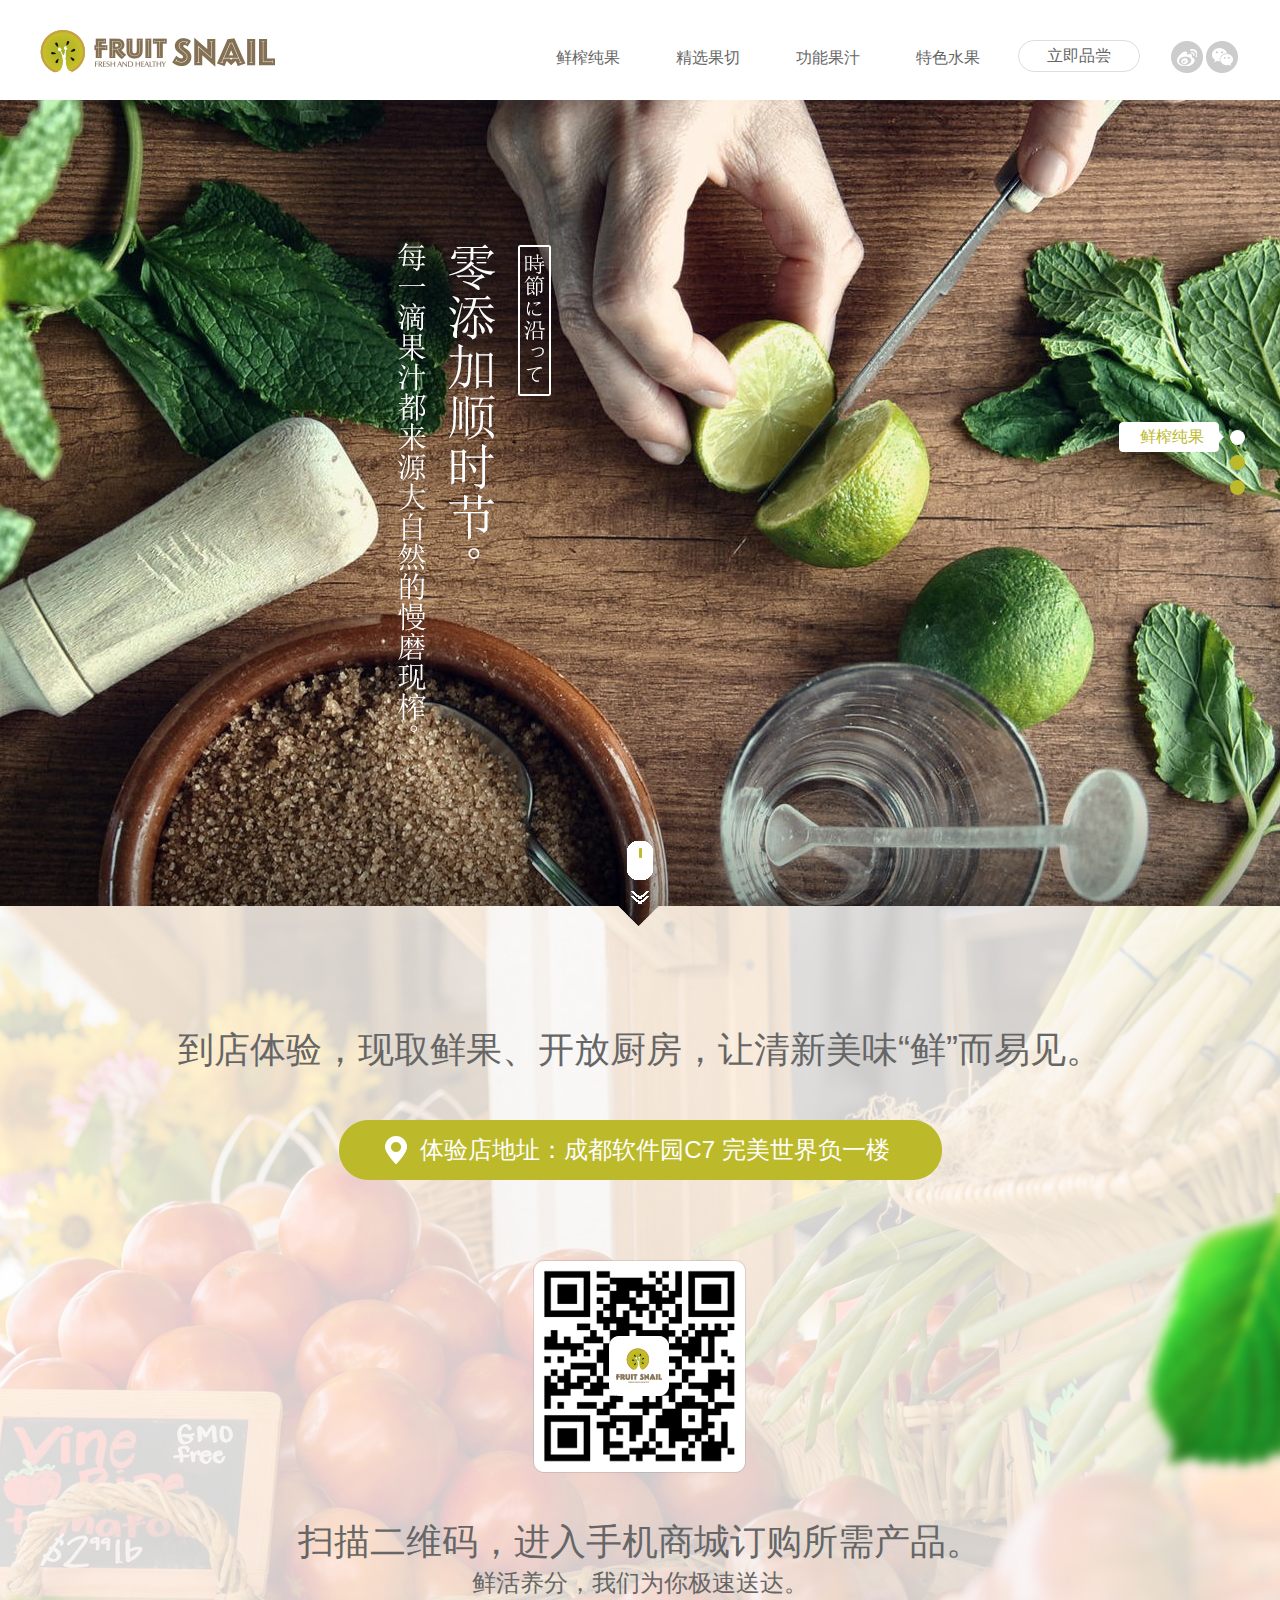
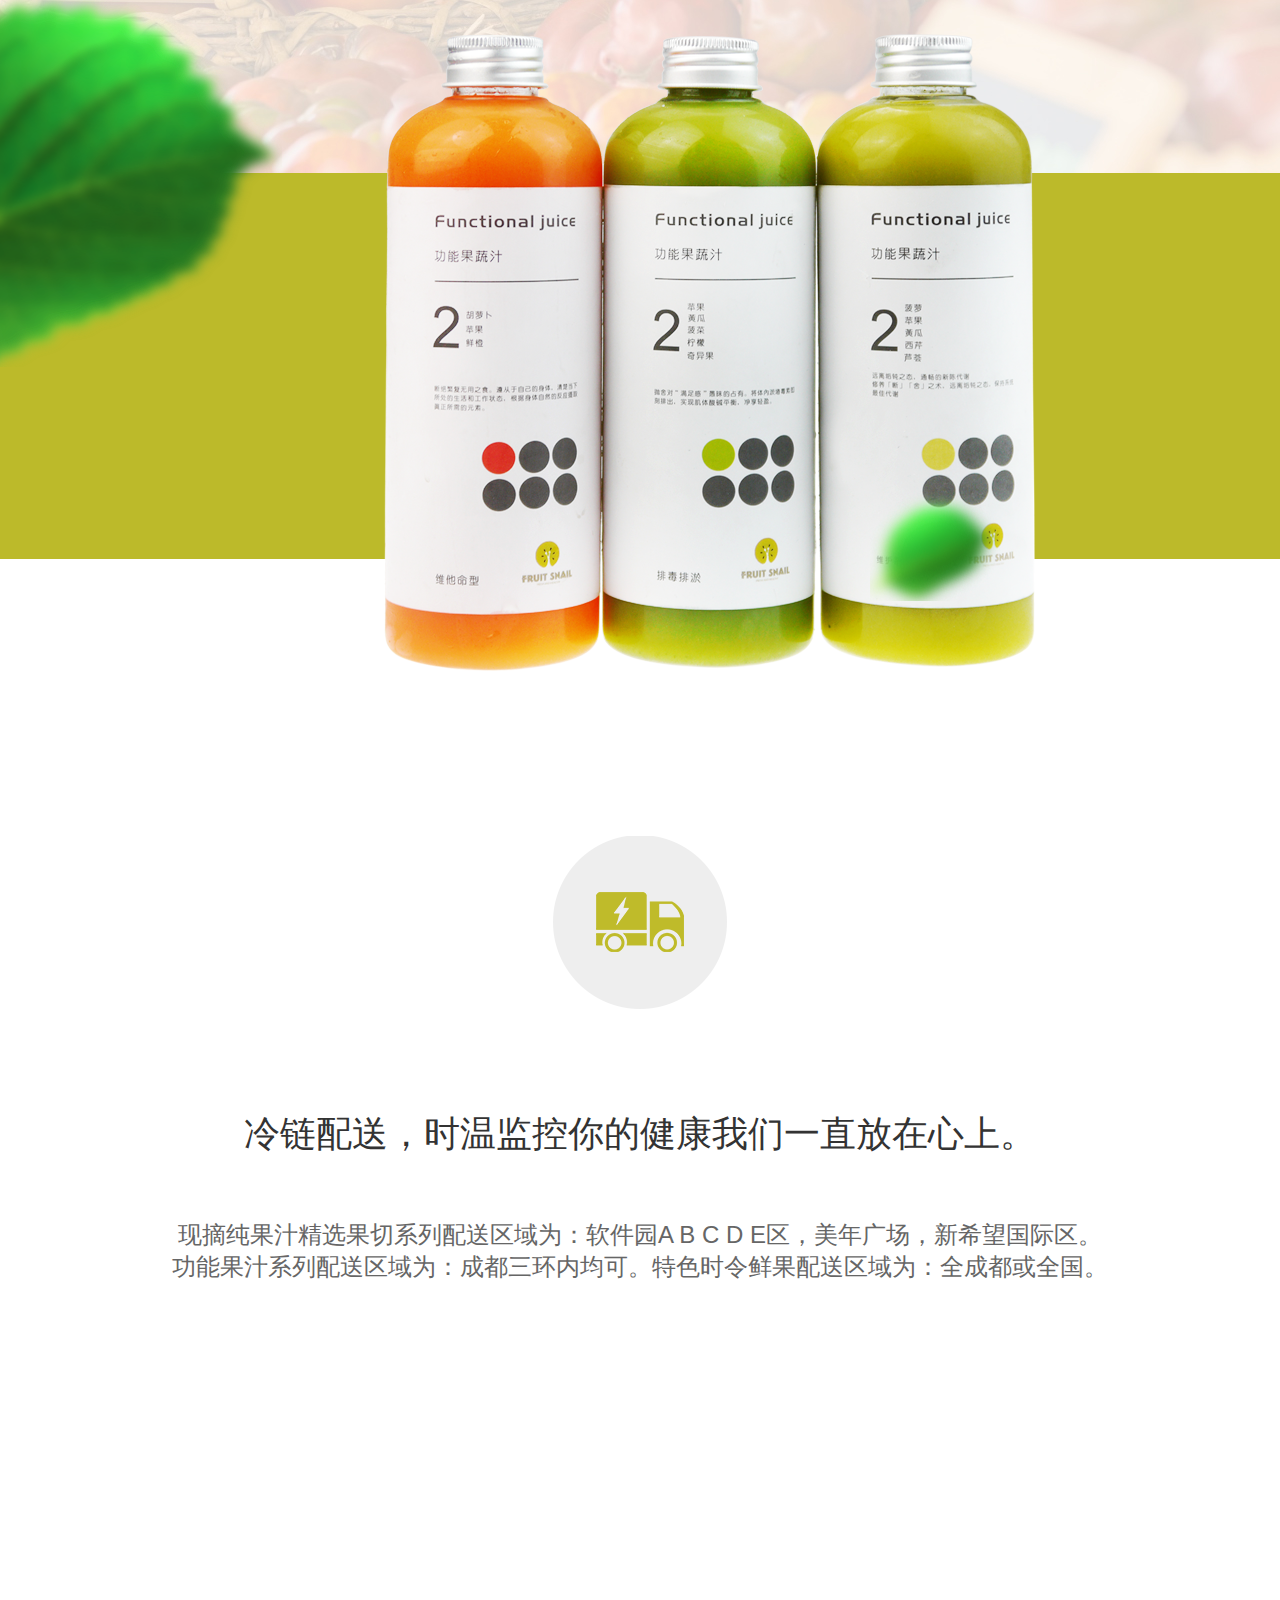
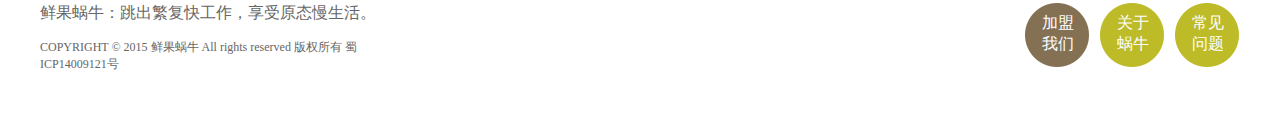
<file: Pure fruit.html>
<!doctype html>
<html lang="en">
 <head>
  <meta charset="UTF-8">
  <meta name="Generator" content="EditPlus®">
  <meta name="Author" content="">
  <meta name="Keywords" content="">
  <meta name="Description" content="">
  <link rel="stylesheet" href="css/index.css" type="text/css">
  <link rel="stylesheet" href="css/date.css" type="text/css">
  <title>Document</title>
 </head>
 <body>
 <!--header start-->
   <div id="header">
      <div class="head">
			 <div class="left">
			    <a href=""><img src="images/1_03.png" alt="logo"></a>
			 </div>
			 <div class="right">
			 	<div class="wb">
				    <a href="" class="weixin">
						 <div class="ewm"><img src="images/er_03.png"></div>
					</a>
					<a href="" class="sina">
						 <div class="ewm"><img src="images/er_03.png"></div>
					</a>
				</div>
			 <a href="##" class="pc coma">立即品尝</a>
			 <a href="" class="coma"><span class="span1">特色水果</span><span class="span2"><img src="images/nav1_03.png"></span></a>
			 <a href="" class="coma"><span class="span1">功能果汁</span><span class="span2"><img src="images/nav1_03.png"></span></a>
			 <a href="Cut.html" class="coma"><span class="span1">精选果切</span><span class="span2"><img src="images/nav1_03.png"></span></a>
			 <a href="Pure fruit.html" class="coma"><span class="span1">鲜榨纯果</span><span class="span2"><img src="images/nav1_03.png"></span></a>
			 </div>
	  </div>
  </div>
  <div id="tk"></div>
  <div class="tk_con">
      <img src="images/e_03.png" height=220px>
	  <p>扫描二维码,即刻品尝</p>
  </div>
  <!--banner start-->
  <div id="fruit">
       <ul class="pic">
	        <li style="background:url('images/bann_02.jpg') no-repeat center"></li>
			<li style="background:url('images/r_02.jpg') no-repeat center"></li>
			<li style="background:url('images/bann_02.jpg') no-repeat center"></li>
	   </ul>
	   <ul class="btn">
	          <li class="hover"><span>鲜榨纯果</span></li>
			  <li><span>鲜榨纯果</span></li>
			  <li><span>鲜榨纯果</span></li>
	   </ul>
	   <span class="cur"><img src="images/sb.gif"></span>
  </div>
  <!--到店体验开始-->
  <div id="pure">
      <span class="span1"></span><span class="span2"></span><span class="span3"></span>
      <p class="p1">到店体验，现取鲜果、开放厨房，让清新美味“鲜”而易见。<p>
	  <p class="p2">体验店地址：成都软件园C7 完美世界负一楼<p>
	  <p class="p3"><img src="images/ty_07.png"></p>
	  <p class="p4">扫描二维码，进入手机商城订购所需产品。</p>
	  <p class="p5">鲜活养分，我们为你极速送达。</p>
  </div> 
<!--产品开始-->
<div id="Products">
      <div class="pro"><img src="images/dro_03.png"></div>
</div>
<!--物流配送-->
<div id="Distribution">
      <p class="dis"></p>
	  <p class="ti">冷链配送，时温监控你的健康我们一直放在心上。</p>
	  <p class="quyu">现摘纯果汁精选果切系列配送区域为：软件园A B C D E区，美年广场，新希望国际区。</p>
	  <p class="gn">功能果汁系列配送区域为：成都三环内均可。特色时令鲜果配送区域为：全成都或全国。</p>
</div>
   <!-- footer start-->
  <div id="footer">
       <div class="fot">
	       <div class="fot-left">
		          <p class="txt">鲜果蜗牛：跳出繁复快工作，享受原态慢生活。</p>
				  <p class="copy">COPYRIGHT © 2015  鲜果蜗牛 All rights reserved 版权所有  蜀ICP14009121号</p>
		   </div>
		   <div class="fot-right">
		      <a href="" class="a3"><span>常见</span><span>问题</span></a>
			  <a href="" class="a2"><span>关于</span><span>蜗牛</span></a>
			  <a href=""><span>加盟</span><span>我们</span></a>
		   </div>
	   </div>
  </div>
 </body>
</html>
<script src="js/jquery.js"></script>
<script src="js/jquery.SuperSlide.2.1.1.js"></script>
<script src="js/jquery.mousewheel.js"></script>
<script src="js/index.js"></script>
</file>
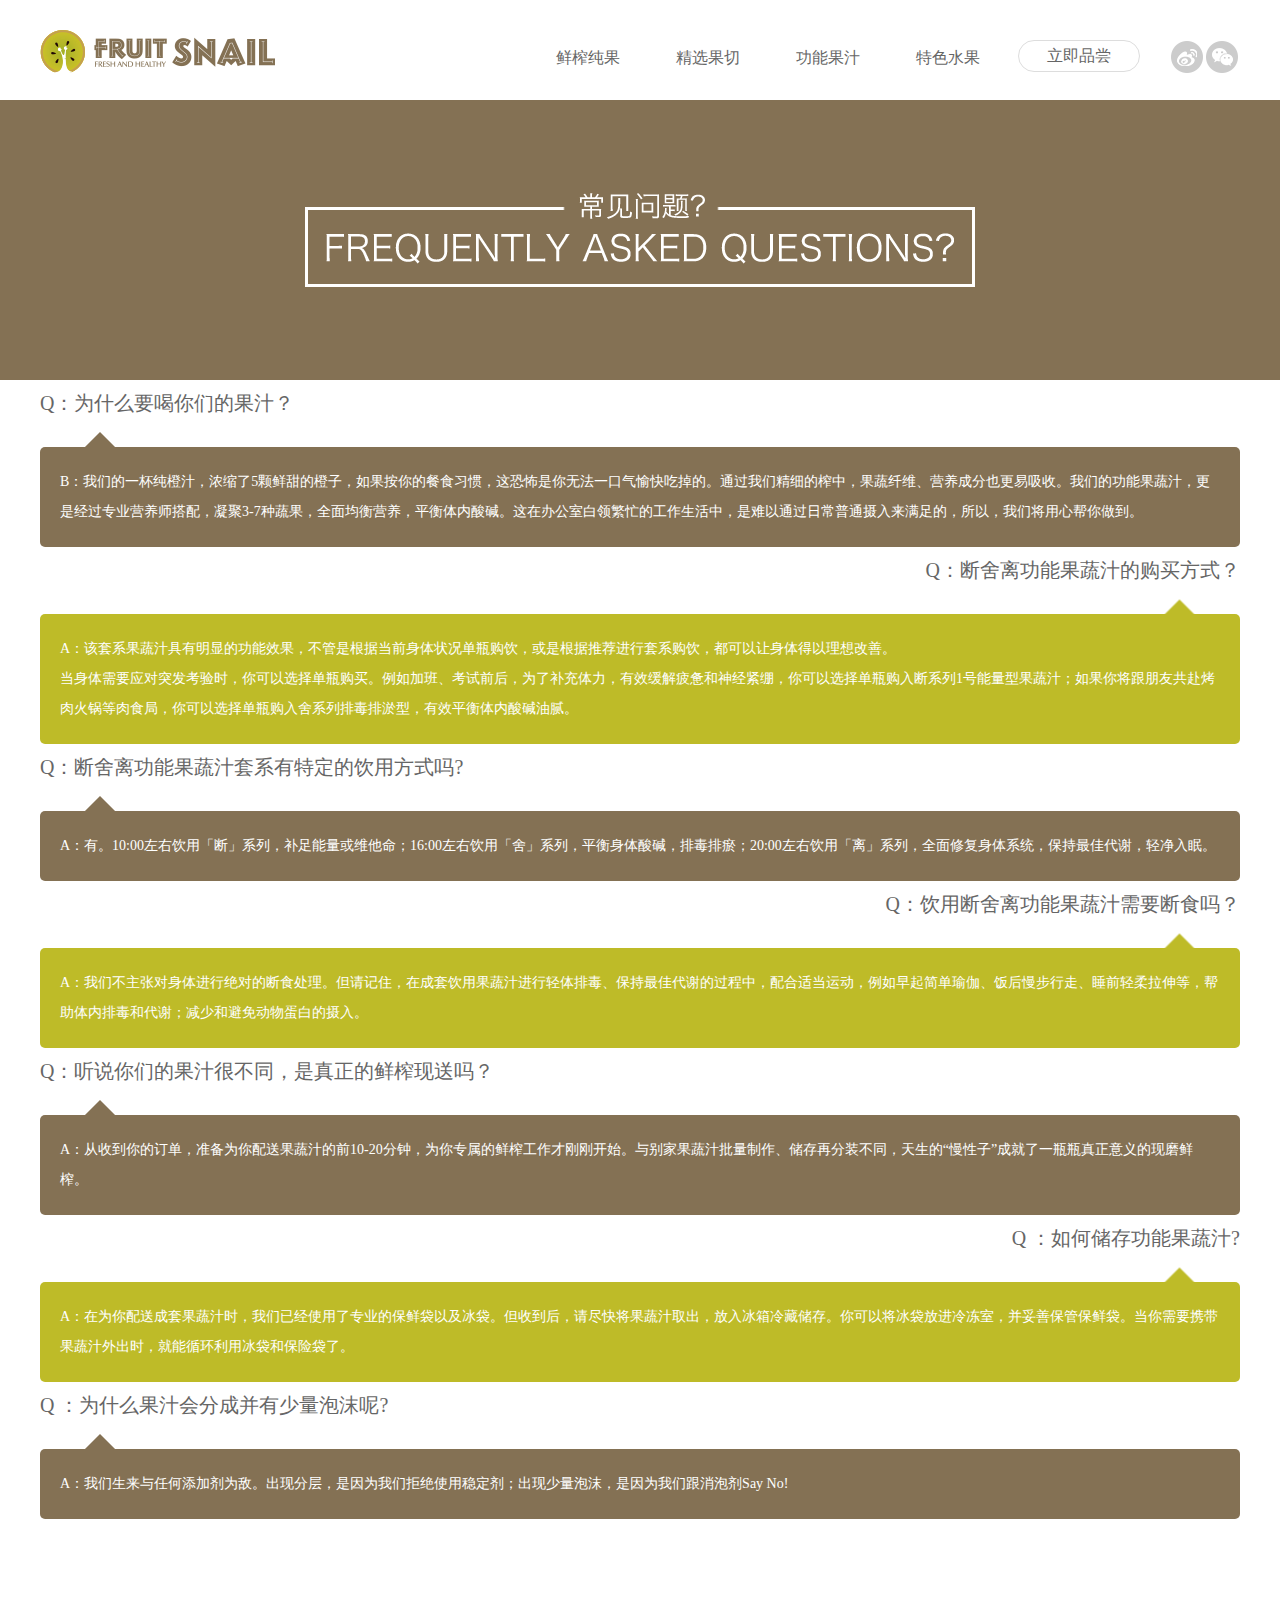
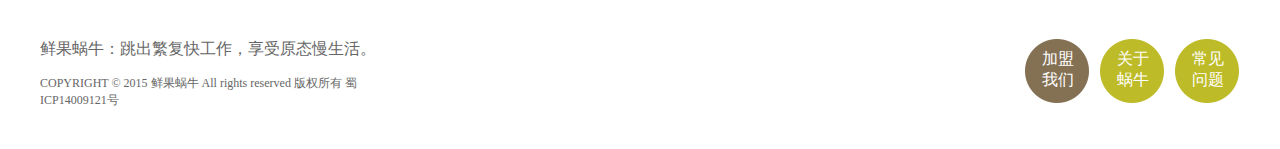
<file: Questions.html>
<!doctype html>
<html lang="en">
 <head>
  <meta charset="UTF-8">
  <meta name="Generator" content="EditPlus®">
  <meta name="Author" content="">
  <meta name="Keywords" content="">
  <meta name="Description" content="">
  <link rel="stylesheet" href="css/index.css" type="text/css">
  <link rel="stylesheet" href="css/date.css" type="text/css">
  <script src="js/jquery.js"></script>
  <title>Document</title>
 </head>
 <body>
 <!--header start-->
  <div id="header">
      <div class="head">
			 <div class="left">
			    <a href=""><img src="images/1_03.png" alt="logo"></a>
			 </div>
			 <div class="right">
			 	<div class="wb">
				    <a href="" class="weixin">
						 <div class="ewm"><img src="images/er_03.png"></div>
					</a>
					<a href="" class="sina">
						 <div class="ewm"><img src="images/er_03.png"></div>
					</a>
				</div>
			 <a href="##" class="pc coma">立即品尝</a>
			 <a href="" class="coma"><span class="span1">特色水果</span><span class="span2"><img src="images/nav1_03.png"></span></a>
			 <a href="" class="coma"><span class="span1">功能果汁</span><span class="span2"><img src="images/nav1_03.png"></span></a>
			 <a href="Cut.html" class="coma"><span class="span1">精选果切</span><span class="span2"><img src="images/nav1_03.png"></span></a>
			 <a href="Pure fruit.html" class="coma"><span class="span1">鲜榨纯果</span><span class="span2"><img src="images/nav1_03.png"></span></a>
			 </div>
	  </div>
  </div>
  <div id="tk"></div>
  <div class="tk_con">
      <img src="images/e_03.png" height=220px>
	  <p>扫描二维码,即刻品尝</p>
  </div>
  <!--banner start-->
 <div id="question"></div>
  <!--question con-->
 <div id="ques">
       <h3 class="title1">Q：为什么要喝你们的果汁？</h3>
	   <div class="cont1">
	       <span class="top"></span>
	       B：我们的一杯纯橙汁，浓缩了5颗鲜甜的橙子，如果按你的餐食习惯，这恐怖是你无法一口气愉快吃掉的。通过我们精细的榨中，果蔬纤维、营养成分也更易吸收。我们的功能果蔬汁，更是经过专业营养师搭配，凝聚3-7种蔬果，全面均衡营养，平衡体内酸碱。这在办公室白领繁忙的工作生活中，是难以通过日常普通摄入来满足的，所以，我们将用心帮你做到。
	   </div>
	    <h3 class="title2">Q：断舍离功能果蔬汁的购买方式？</h3>
	   <div class="cont2">
	       <span class="top"></span>
	      A：该套系果蔬汁具有明显的功能效果，不管是根据当前身体状况单瓶购饮，或是根据推荐进行套系购饮，都可以让身体得以理想改善。</br>
               当身体需要应对突发考验时，你可以选择单瓶购买。例如加班、考试前后，为了补充体力，有效缓解疲惫和神经紧绷，你可以选择单瓶购入断系列1号能量型果蔬汁；如果你将跟朋友共赴烤肉火锅等肉食局，你可以选择单瓶购入舍系列排毒排淤型，有效平衡体内酸碱油腻。
	   </div>
	   <h3 class="title1">Q：断舍离功能果蔬汁套系有特定的饮用方式吗?</h3>
	   <div class="cont1">
	       <span class="top"></span>
	      A：有。10:00左右饮用「断」系列，补足能量或维他命；16:00左右饮用「舍」系列，平衡身体酸碱，排毒排瘀；20:00左右饮用「离」系列，全面修复身体系统，保持最佳代谢，轻净入眠。
	   </div>
	    <h3 class="title2">Q：饮用断舍离功能果蔬汁需要断食吗？</h3>
	   <div class="cont2">
	       <span class="top"></span>
	     A：我们不主张对身体进行绝对的断食处理。但请记住，在成套饮用果蔬汁进行轻体排毒、保持最佳代谢的过程中，配合适当运动，例如早起简单瑜伽、饭后慢步行走、睡前轻柔拉伸等，帮助体内排毒和代谢；减少和避免动物蛋白的摄入。
	   </div>
	   <h3 class="title1">Q：听说你们的果汁很不同，是真正的鲜榨现送吗？</h3>
	   <div class="cont1">
	       <span class="top"></span>
	     A：从收到你的订单，准备为你配送果蔬汁的前10-20分钟，为你专属的鲜榨工作才刚刚开始。与别家果蔬汁批量制作、储存再分装不同，天生的“慢性子”成就了一瓶瓶真正意义的现磨鲜榨。
	   </div>
	    <h3 class="title2">Q ：如何储存功能果蔬汁?</h3>
	   <div class="cont2">
	       <span class="top"></span>
	    A：在为你配送成套果蔬汁时，我们已经使用了专业的保鲜袋以及冰袋。但收到后，请尽快将果蔬汁取出，放入冰箱冷藏储存。你可以将冰袋放进冷冻室，并妥善保管保鲜袋。当你需要携带果蔬汁外出时，就能循环利用冰袋和保险袋了。
	   </div>
	   <h3 class="title1">Q ：为什么果汁会分成并有少量泡沫呢?</h3>
	   <div class="cont1">
	       <span class="top"></span>
	     A：我们生来与任何添加剂为敌。出现分层，是因为我们拒绝使用稳定剂；出现少量泡沫，是因为我们跟消泡剂Say No!
	   </div>
 </div>
 <!--footer start-->
  <div id="footer">
       <div class="fot">
	       <div class="fot-left">
		          <p class="txt">鲜果蜗牛：跳出繁复快工作，享受原态慢生活。</p>
				  <p class="copy">COPYRIGHT © 2015  鲜果蜗牛 All rights reserved 版权所有  蜀ICP14009121号</p>
		   </div>
		   <div class="fot-right">
		      <a href="" class="a3"><span>常见</span><span>问题</span></a>
			  <a href="" class="a2"><span>关于</span><span>蜗牛</span></a>
			  <a href=""><span>加盟</span><span>我们</span></a>
		   </div>
	   </div>
  </div>
 </body>
</html>
<script src="js/jquery.SuperSlide.2.1.1.js"></script>
<script src="js/jquery.mousewheel.js"></script>
<script src="js/index.js"></script>
</file>
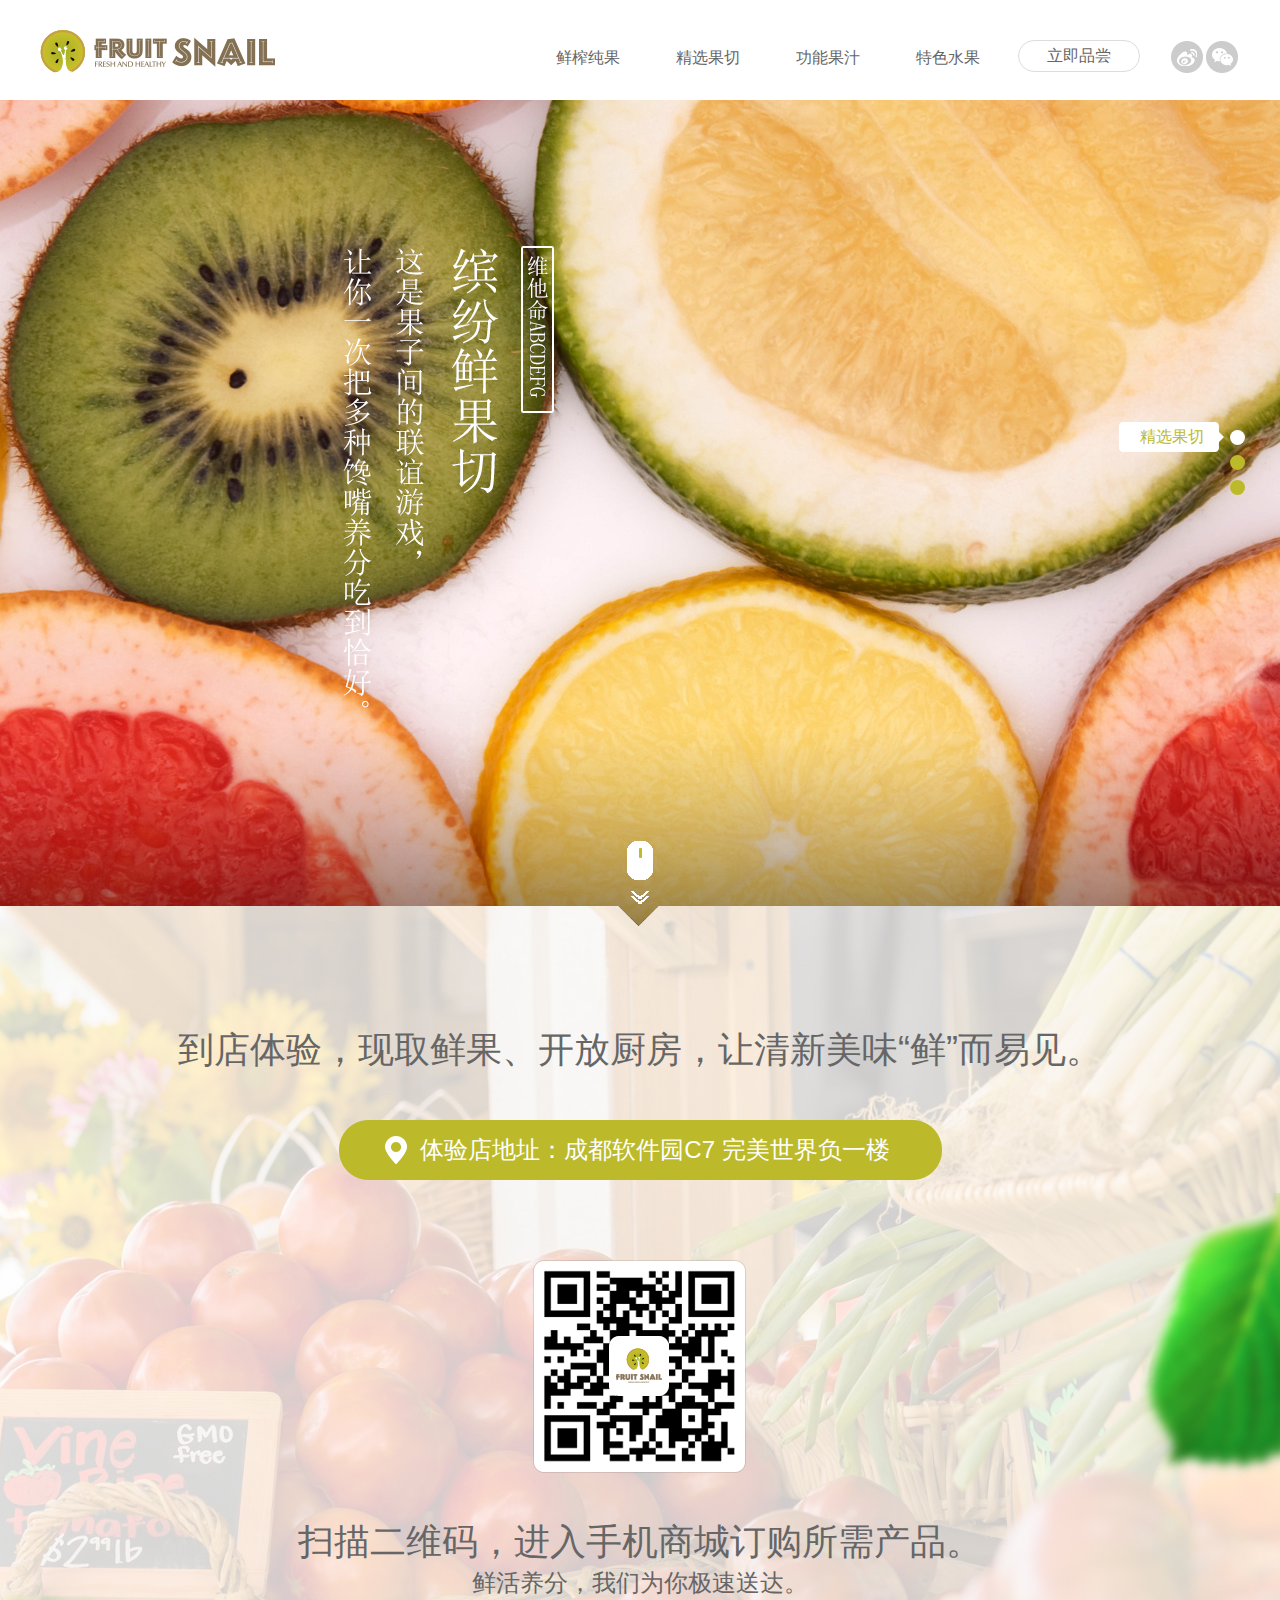
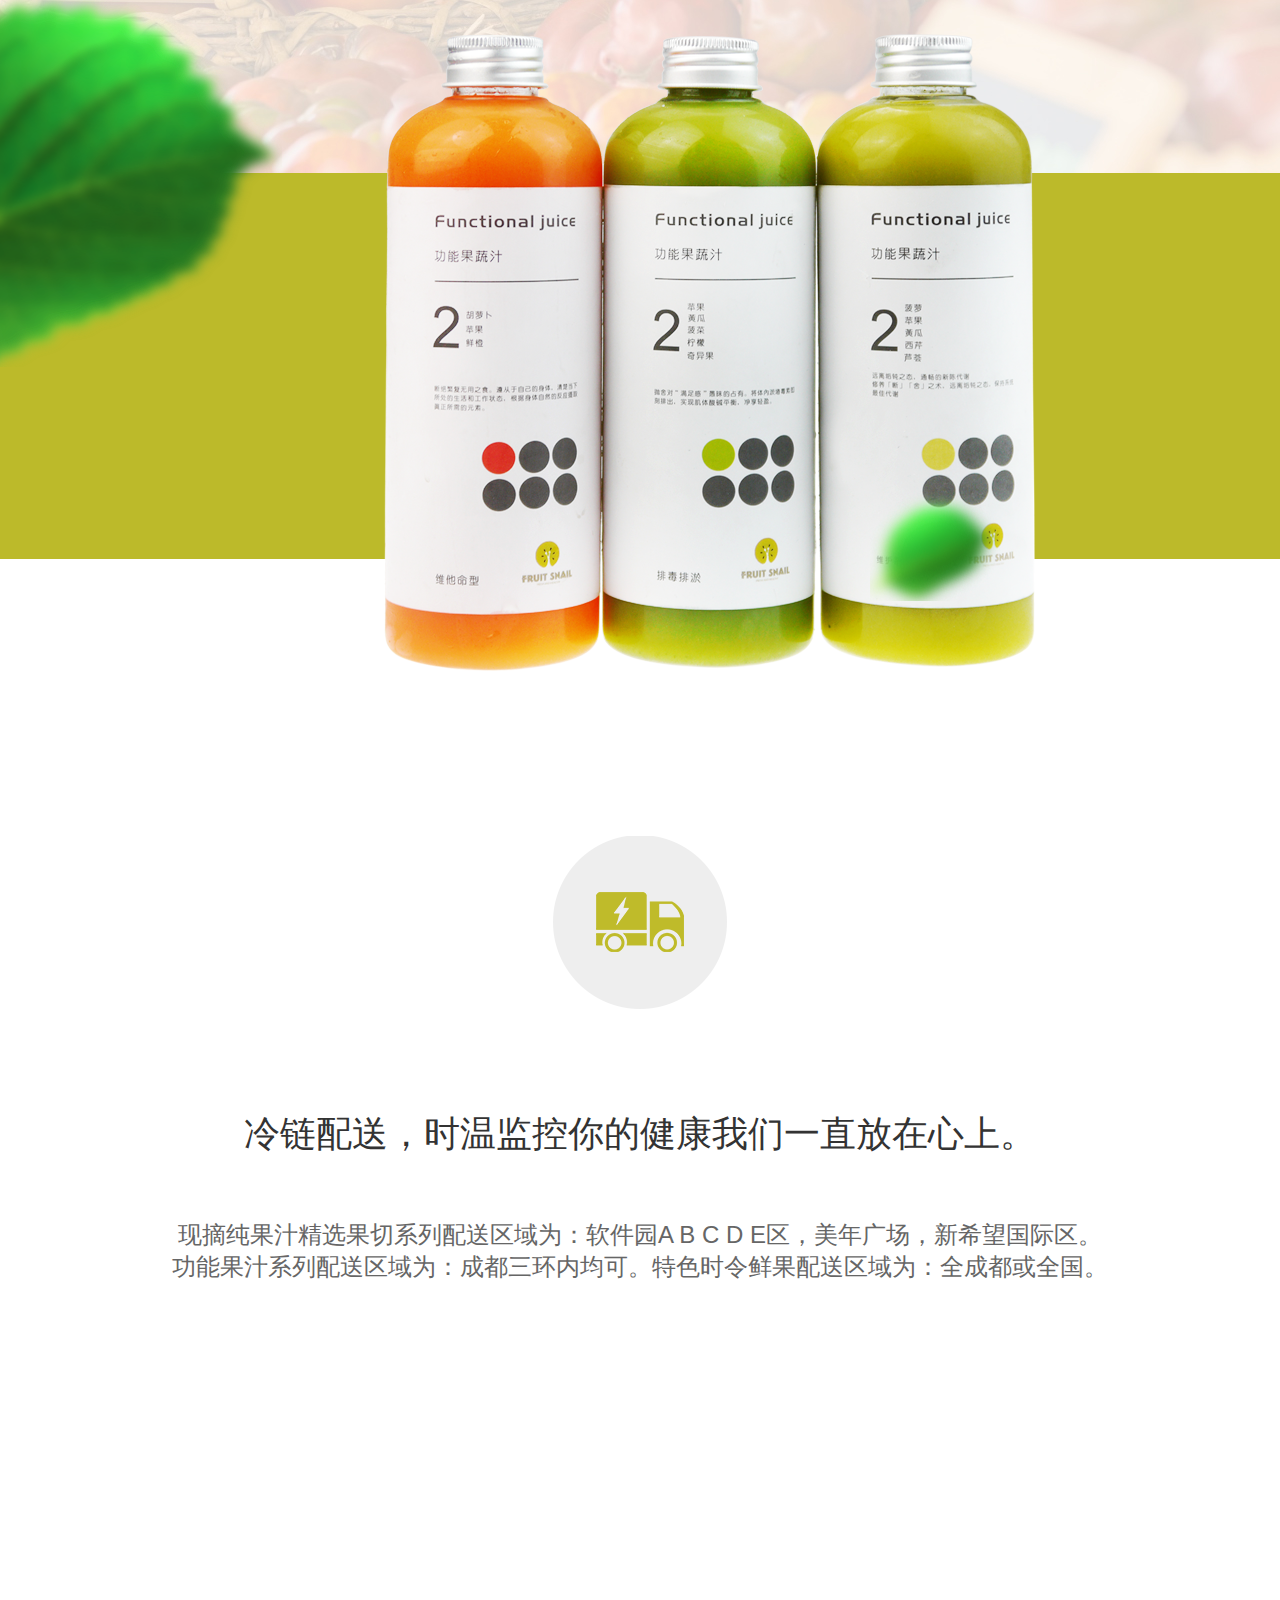
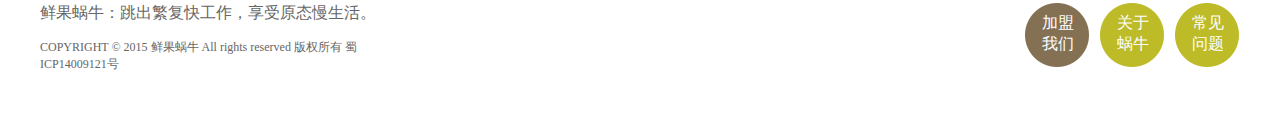
<file: tese.html>
<!doctype html>
<html lang="en">
 <head>
  <meta charset="UTF-8">
  <meta name="Generator" content="EditPlus®">
  <meta name="Author" content="">
  <meta name="Keywords" content="">
  <meta name="Description" content="">
  <link rel="stylesheet" href="css/index.css" type="text/css">
  <link rel="stylesheet" href="css/date.css" type="text/css">
  <title>Document</title>
 </head>
 <body>
 <!--header start-->
  <div id="header">
      <div class="head">
			 <div class="left">
			    <a href=""><img src="images/1_03.png" alt="logo"></a>
			 </div>
			 <div class="right">
			 	<div class="wb">
				    <a href="" class="weixin">
						 <div class="ewm"><img src="images/er_03.png"></div>
					</a>
					<a href="" class="sina">
						 <div class="ewm"><img src="images/er_03.png"></div>
					</a>
				</div>
			 <a href="##" class="pc coma">立即品尝</a>
			 <a href="" class="coma"><span class="span1">特色水果</span><span class="span2">Fruits</span></a>
			 <a href="" class="coma"><span class="span1">功能果汁</span><span class="span2">Function</span></a>
			 <a href="" class="coma"><span class="span1">精选果切</span><span class="span2">Selected</span></a>
			 <a href="" class="coma"><span class="span1">鲜榨纯果</span><span class="span2">Fresh Juice</span></a>
			 </div>
	  </div>
  </div>
  <div id="tk"></div>
  <div class="tk_con">
      <img src="images/e_03.png" height=220px>
	  <p>扫描二维码,即刻品尝</p>
  </div>
  <!--banner start-->
  <div id="fruit">
       <ul class="pic">
	        <li style="background:url('images/cut_02.jpg') no-repeat center"></li>
			<li style="background:url('images/r_02.jpg') no-repeat center"></li>
			<li style="background:url('images/bann_02.jpg') no-repeat center"></li>
	   </ul>
	   <ul class="btn">
	          <li class="hover"><span>精选果切</span></li>
			  <li><span>精选果切</span></li>
			  <li><span>精选果切</span></li>
	   </ul>
	   <span class="cur"><img src="images/sb.gif"></span>
  </div>
  <!--到店体验开始-->
  <div id="pure">
      <span class="span1"></span><span class="span2"></span><span class="span3"></span>
      <p class="p1">到店体验，现取鲜果、开放厨房，让清新美味“鲜”而易见。<p>
	  <p class="p2">体验店地址：成都软件园C7 完美世界负一楼<p>
	  <p class="p3"><img src="images/ty_07.png"></p>
	  <p class="p4">扫描二维码，进入手机商城订购所需产品。</p>
	  <p class="p5">鲜活养分，我们为你极速送达。</p>
  </div> 
<!--产品开始-->
<div id="Products">
      <div class="pro"><img src="images/dro_03.png"></div>
</div>
<!--物流配送-->
<div id="Distribution">
      <p class="dis"></p>
	  <p class="ti">冷链配送，时温监控你的健康我们一直放在心上。</p>
	  <p class="quyu">现摘纯果汁精选果切系列配送区域为：软件园A B C D E区，美年广场，新希望国际区。</p>
	  <p class="gn">功能果汁系列配送区域为：成都三环内均可。特色时令鲜果配送区域为：全成都或全国。</p>
</div>
   <!-- footer start-->
  <div id="footer">
       <div class="fot">
	       <div class="fot-left">
		          <p class="txt">鲜果蜗牛：跳出繁复快工作，享受原态慢生活。</p>
				  <p class="copy">COPYRIGHT © 2015  鲜果蜗牛 All rights reserved 版权所有  蜀ICP14009121号</p>
		   </div>
		   <div class="fot-right">
		      <a href="" class="a3"><span>常见</span><span>问题</span></a>
			  <a href="" class="a2"><span>关于</span><span>蜗牛</span></a>
			  <a href=""><span>加盟</span><span>我们</span></a>
		   </div>
	   </div>
  </div>
 </body>
</html>
<script src="js/jquery.js"></script>
<script src="js/jquery.SuperSlide.2.1.1.js"></script>
<script src="js/jquery.mousewheel.js"></script>
<script src="js/index.js"></script>
</file>
<file: css/index.css>
*{margin:0;padding:0;font-family:"微软雅黑";list-style:none;}
a{color:#666;text-decoration:none;}
a:hover{color:#666;}
img{border:0;}
h2,h3{font-weight:normal;}
/*头部开始*/
#header{width:100%;}
.head{margin:0 auto;height:100px;width:1200px;}
.head .left{height:100px;float:left;}
.head .left img{padding-top:30px;}
.head .right{float:right;height:100px;width:800px;}
.head .right a.coma{display:block;font-size:16px;text-align:center;float:right;margin-top:40px;line-height:35px;width:120px;}
.head .right a span{display:block;}
.head .right a span.span2{display:none;color:#bfbb2a;width:150px;}
.head .right a span.span2 img{margin-top:10px;}
.head .right .wb a.sina,.head .right .wb a.weixin{display:block;float:right;margin-top:40px;width:35px;height:35px;background:url("../images/1_06.png") no-repeat;}
.head .right .wb a.sina{margin-left:30px;position:relative;}
.head .right .wb a.sina .ewm,.head .right .wb a.weixin .ewm{width:124px;height:143px;position:absolute;background:url("../images/erbg_03.png") no-repeat bottom center;z-index:22;
                                display:none;}
.head .right .wb a.sina .ewm{top:30px;left:-45px;}
.head .right .wb a.sina:hover,.head .right .wb a.weixin:hover{background:url("../images/2_03.png") no-repeat;}
.head .right .wb a.sina:hover .ewm,.head .right .wb  a.weixin:hover .ewm{display:block;}
.head .right .wb a.sina .ewm img,.head .right .wb a.weixin .ewm img{margin:35px 15px;}

.head .right .wb a.weixin{background-position:-39px 0;position:relative;}
.head .right .wb a.weixin:hover{background-position:-39px 0;}
.head .right .wb a.weixin .ewm{top:30px;left:-45px;}
.head .right a.pc{border:1px solid #ddd;border-radius:25px;margin:40px 0 0 10px;line-height:30px;}

/*弹框*/
#tk{width:100%;height:100%;background:#bebb28;opacity:0.3;filter:alpha(opacity=30);-moz-opacity:0.3;position:absolute;top:0;left:0;z-index:22;display:none;}
.tk_con{background:#fff;position:absolute;top:40%;left:42%;z-index:22;border-radius:5px;padding:20px;display:none;}
.tk_con p{text-align:center;padding-top:10px;}
/*banner start*/
#banner{width:100%;height:880px;overflow:hidden;position:relative;}
#banner .slideBox{ width:100%; height:880px; overflow:hidden; position:relative;}
#banner .slideBox .hd{ height:15px; overflow:hidden;z-index:1;}
#banner .slideBox .larger{position:fixed; left:50%;bottom:20px;}
#banner .slideBox .small{position:absolute; left:50%;bottom:20px;}
#banner .slideBox .hd ul{ overflow:hidden; zoom:1; float:left;}
#banner .slideBox .hd ul li{ float:left; margin-right:5px;  width:15px; height:15px; line-height:14px; text-align:center; background:#fff; cursor:pointer;border-radius:15px; }
#banner .slideBox .hd ul li.on{ background:#b7b92a; color:#fff; }

#banner .slideBox .bd{ position:absolute; height:100%; z-index:0;  left:50%;margin-left:-950px; }
#banner .slideBox .bd li{ zoom:1; vertical-align:middle;width:100%;position:relative; }
#banner .slideBox .bd li .txt{width:153px;height:490;overflow:hidden;position:absolute;left:20%;top:190px;}
#banner .slideBox .bd ul li img.img1{height:880px; display:block;  }

/* 下面是前/后按钮代码，如果不需要删除即可 */

.slideBox .btn1{margin-top:-25px; display:block; width:75px; height:136px;filter:alpha(opacity=50);opacity:0.5;   }
.slideBox .btn2{margin-top:-25px; display:block; width:75px; height:136px;filter:alpha(opacity=50);opacity:0.5;   }
.slideBox .next{position:fixed;right:3%;top:50%;background:url("../images/bannerbtn_05.png") no-repeat center; }
.slideBox .prev{position:fixed; left:3%; top:50%; background:url("../images/bannerbtn_03.png") no-repeat center;}
.slideBox .nex{ position:absolute;right:3%;top:55%; background:url("../images/bannerbtn_05.png") no-repeat center; }
.slideBox .pre{ position:absolute;left:3%;top:55%; background:url("../images/bannerbtn_03.png") no-repeat center;}
.slideBox .btn{display:none;}
.slideBox:hover .btn{display:block;}
.slideBox .prev:hover,
.slideBox .next:hover{ filter:alpha(opacity=100);opacity:1;  }
.slideBox .prevStop{ display:none;  }
.slideBox .nextStop{ display:none;  }
/*footer start*/
#footer{width:100%;height:130px;}
#footer .fot{margin:0 auto;width:1200px;margin:0 auto;}
.fot-left{float:left;height:100px;width:350px;color:#666;}
.fot-left .txt{padding:20px 0 15px;font-size:16px;}
.fot-left .copy{font-size:12px;}
.fot-right{float:right;height:100px;}
.fot-right a{display:inline-block;width:65px;height:65px;background:url("../images/footerbg_03.png") no-repeat;float:right;margin:20px 0  0 10px;color:#fff;
            text-align:center; padding-top:10px;}
.fot-right a span{display:block;}
.fot-right a.a2,.fot-right a.a3{background-position:-74px 0;}
</file>
<file: css/date.css>
/*鲜榨纯果*/
#fruit{width:100%;height:826px;position:relative;cursor:pointer;}
#fruit ul.pic{height:826px;width:100%;position:relative;overflow:hidden;}
#fruit ul.pic li{width:100%;height:826px;}
#fruit ul.btn{width:20px;height:100px;position:absolute;right:30px;top:40%;}
#fruit ul.btn li{width:15px;height:15px;background:#bcba2a;margin-bottom:10px;border-radius:15px;position:relative;}
#fruit ul.btn li.hover{background:#fff;}
#fruit ul.btn li span{display:block;width:107px;height:30px;background:url("../images/btt_03.png") no-repeat center;position:absolute;right:20px;top:-8px;color:#bcba2a;
                                          line-height:30px;display:none;text-align:center;}
#fruit ul.btn li.hover span{display:block;}
#fruit .cur{display:block;width:26px;height:65px;position:absolute;bottom:20px;left:49%;}
/*到店体验*/
#pure{width:100%;height:867px;position:relative;background:url("../images/j_02.png") no-repeat top center;position:relative;top:-20px;}
#pure .span1{width:140px;height:286px;background:url("../images/y_03.png") no-repeat right center;display:block;position:absolute;right:0;top:287px;z-index:10;}
#pure .span2{width:282px;height:372px;background:url("../images/y_05.png") no-repeat left center;display:block;position:absolute;left:0;top:689px;z-index:10;}
#pure .span3{width:130px;height:112px;background:url("../images/y_09.png") no-repeat left center;display:block;position:absolute;left:68%;top:1183px;z-index:10;}
#pure p{text-align:center;color:#666;font-family:"Arial"; }
#pure p.p1{padding-top:120px;font-size:36px;color:#666;font-family:"Arial";}
#pure p.p2{background:url("../images/ty_03.png") no-repeat bottom center;width:100%;height:60px;margin-top:45px;color:#fff;line-height:60px;font-size:24px;text-indent:30px;
                   font-family:"Arial";}
#pure p.p3{margin-top:80px;}
#pure p.p4{font-size:36px;margin-top:40px;}
#pure p.p5{font-size:24px;}
/*产品开始*/
#Products{width:100%;height:386px;background:#bcba2a;position:relative;top:-20px;}
#Products .pro{width:652px;height:640px;position:absolute;left:30%;top:-140px;}

/*物流配送*/
#Distribution{margin-bottom:300px;}
#Distribution p{text-align:center;font-size:24px;color:#666;font-family:"Arial";}
#Distribution .dis{background:url("../images/g_03.png") no-repeat bottom center;width:100%;height:174px;margin:257px 0 100px;}
#Distribution .ti{font-size:36px;color:#333;font-family:"Arial";margin-bottom:60px;}

/*常见问题*/
#question{width:100%;height:280px;background:url("../images/que_03.png") no-repeat center #847154;}
#ques{width:1200px;margin:0 auto;padding-bottom:100px;}
#ques h3{padding:10px 0 30px;color:#666;font-size:20px;}
#ques .cont1{padding:20px;font-size:14px;background:#847154;border-radius:5px;color:#fff;line-height:30px;position:relative;}
#ques .cont1 .top{width:31px;height:16px;background:url("../images/8_03.png") no-repeat center;position:absolute;top:-15px;left:45px;}
#ques h3.title2{text-align:right;}
#ques .cont2{padding:20px;font-size:14px;background:#bebb28;border-radius:5px;color:#fff;line-height:30px;position:relative;}
#ques .cont2 .top{width:31px;height:16px;background:url("../images/9_07.png") no-repeat center;position:absolute;top:-15px;right:45px;}


/*关于我们*/
#ab{width:100%;height:130px;background:#847154;}
#about{width:100%;margin-bottom:200px;}
#about .top{width:1200px;margin:0 auto;height:485px;position:relative;}
#about .top .top_left{width:600px;height:485px;float:left;}
#about .top .top_left h2{color:#d1ce75;text-transform:uppercase;font-family:"宋体";padding:120px 0 60px;}
#about .top .top_left h2 span{color:#333;}
#about .top .top_left .text{text-transform:uppercase;color:#666;line-height:30px;}
#about .top .top_right{width:417px;height:586px;position:absolute;top:105px;right:30px;box-shadow:-15px 15px 0 #847154;}


#about .md{width:100%;height:280px;background:#c0bc29;}
#about .md .md_c{width:1200px;height:280px;margin:0 auto;position:relative;}
#about .md .md_c h2{padding:170px 0 77px;color:#fff;text-transform:uppercase;}
#about .md .md_c .bott{width:41px;height:21px;background:url("../images/r_03.png") no-repeat center;position:absolute;left:115px;bottom:-20px;}

#about .bot{width:1200px;margin:0 auto;margin-bottom:150px;}
#about .bot dl{width:280px;float:left;padding-top:115px;margin:0 5px;}
#about .bot dl dt{width:187px;height:187px;margin:0 40px;}
#about .bot dl dd{font-size:12px;padding:0 30px;color:#666;}
#about .bot dl dd.d1{font-size:16px;padding:20px 30px;color:#333;text-align:center;}


/*详情页*/
#detailsba{width:100%;height:574px;background:url("../images/bn_02.jpg") no-repeat center;}

#details{width:1200px;margin:0 auto;margin-top:20px;position:relative;}
#details .content .mbx{width:1200px;height:80px;background:#fff;margin:0 auto;position:absolute;top:-70px;}
#details .content .mbx p{text-align:center;line-height:80px;color:#999;font-size:24px;font-family:"Arial";}
#details .content ul.list{margin-bottom:50px;}
#details .content ul.list li{width:330px;height:465px;border:1px solid #ddd;float:left;margin:20px 30px;position:relative;}
#details .content ul.list li .top{width:330px;height:320px;}
#details .content ul.list li .top .left{float:left;margin-left:30px;padding-top:20px;}
#details .content ul.list li .top .left img{display:block;}
#details .content ul.list li .top .md{width:40px;height:220px;float:left;font-size:40px;padding-top:90px;margin-left:40px;color:#666;font-family:"Arial";line-height:42px;}
#details .content ul.list li .top .md span.num{-webkit-transform: rotate(90deg);-o-transform: rotate(90deg);-moz-transform: rotate(90deg);display:block;width:15px;
                                       height:25px;position:relative;right:-22px;font-family:"宋体";}

#details .content ul.list li .top .right{width:100px;height:210px;float:right;padding-top:90px;font-size:12px;}
#details .content ul.list li .top .right span{width:110px;display:block;text-indent:20px;margin-bottom:20px;}
#details .content ul.list li .top .right span.sp1{background:url("../images/bn_08.png") no-repeat left center;}
#details .content ul.list li .top .right span.sp2{background:url("../images/bn_11.png") no-repeat left center;}
#details .content ul.list li .top .right span.sp3{background:url("../images/bn_13.png") no-repeat left center;}
#details .content ul.list li .top .right span.sp4{background:url("../images/bn_15.png") no-repeat left center;}
#details .content ul.list li .top .right span.sp5{background:url("../images/bn_17.png") no-repeat left center;}

#details .content ul.list li .bottom{width:300px;height:120px;margin:0 auto;}
#details .content ul.list li .bottom dl{width:100px;height:120px;float:left;text-align:center;padding:0;}
#details .content ul.list li .bottom dl dd{margin-top:20px;font-size:12px;}

#details .content ul.list li .wei{width:330px;background:#bfbb2a;height:465px;position:absolute;left:0;top:0;display:none;}
#details .content ul.list li .wei img{display:block;margin:100px auto 0;}
#details .content ul.list li .wei p{text-align:center;color:#fff;padding-top:20px;}

#details .content .jieshao{text-align:center;color:#666;}
#details .content .jieshao p{width:100%;padding:15px 0;font-size:18px;}
#details .content .jieshao img{margin:30px 0;}
/*功能果汁*/

#Function{width:100%;height:826px;overflow:hidden;position:relative;}

#Function .slideBox{ width:100%; height:826px; overflow:hidden; position:relative;}
#Function .slideBox .hd{ height:15px; overflow:hidden;z-index:1;}
#Function .slideBox .larger{position:fixed; left:48%;bottom:20px;}
#Function .slideBox .small{position:absolute; left:48%;bottom:20px;}
#Function .slideBox .hd ul{ overflow:hidden; zoom:1; float:left;}
#Function .slideBox .hd ul li{ float:left; margin-right:5px;  width:15px; height:15px; line-height:14px; text-align:center; background:#fff; cursor:pointer;border-radius:15px; }
#Function .slideBox .hd ul li.on{ background:#b7b92a; color:#fff; }

#Function .slideBox .bd{ position:absolute; height:100%; z-index:0;  left:50%;margin-left:-950px; }
#Function .slideBox .bd li{ zoom:1; vertical-align:middle;width:100%;position:relative; }
/* 下面是前/后按钮代码，如果不需要删除即可 */

.slideBox .prev,
.slideBox .next{ position:absolute; left:3%; top:45%; margin-top:-25px; display:block; width:75px; height:136px;filter:alpha(opacity=50);opacity:0.5;   }
.slideBox .next{ left:auto; right:3%; background:url("../images/bannerbtn_05.png") no-repeat center; }
.slideBox .btn{display:none;}
.slideBox:hover .btn{display:block;}
.slideBox .prev{background:url("../images/bannerbtn_03.png") no-repeat center;}
.slideBox .prev:hover,
.slideBox .next:hover{ filter:alpha(opacity=100);opacity:1;  }
.slideBox .prevStop{ display:none;  }
.slideBox .nextStop{ display:none;  }
</file>
